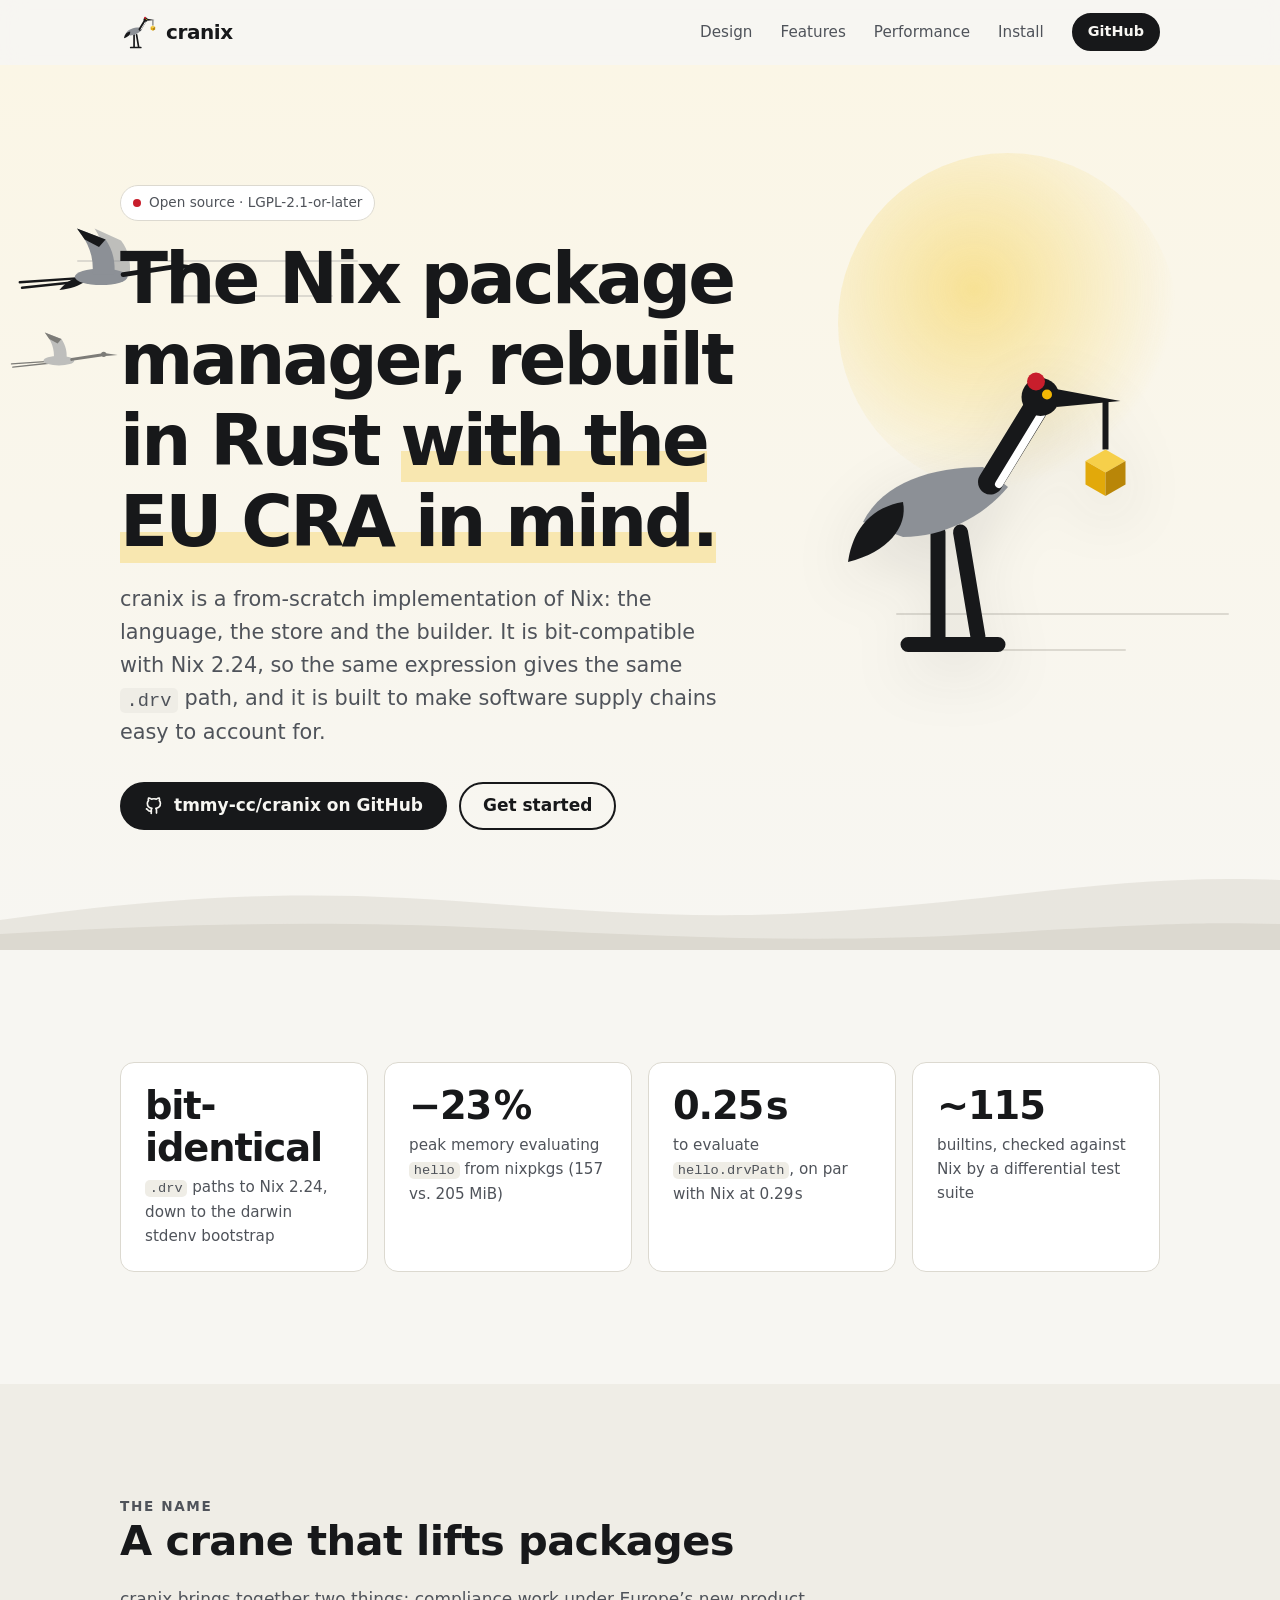
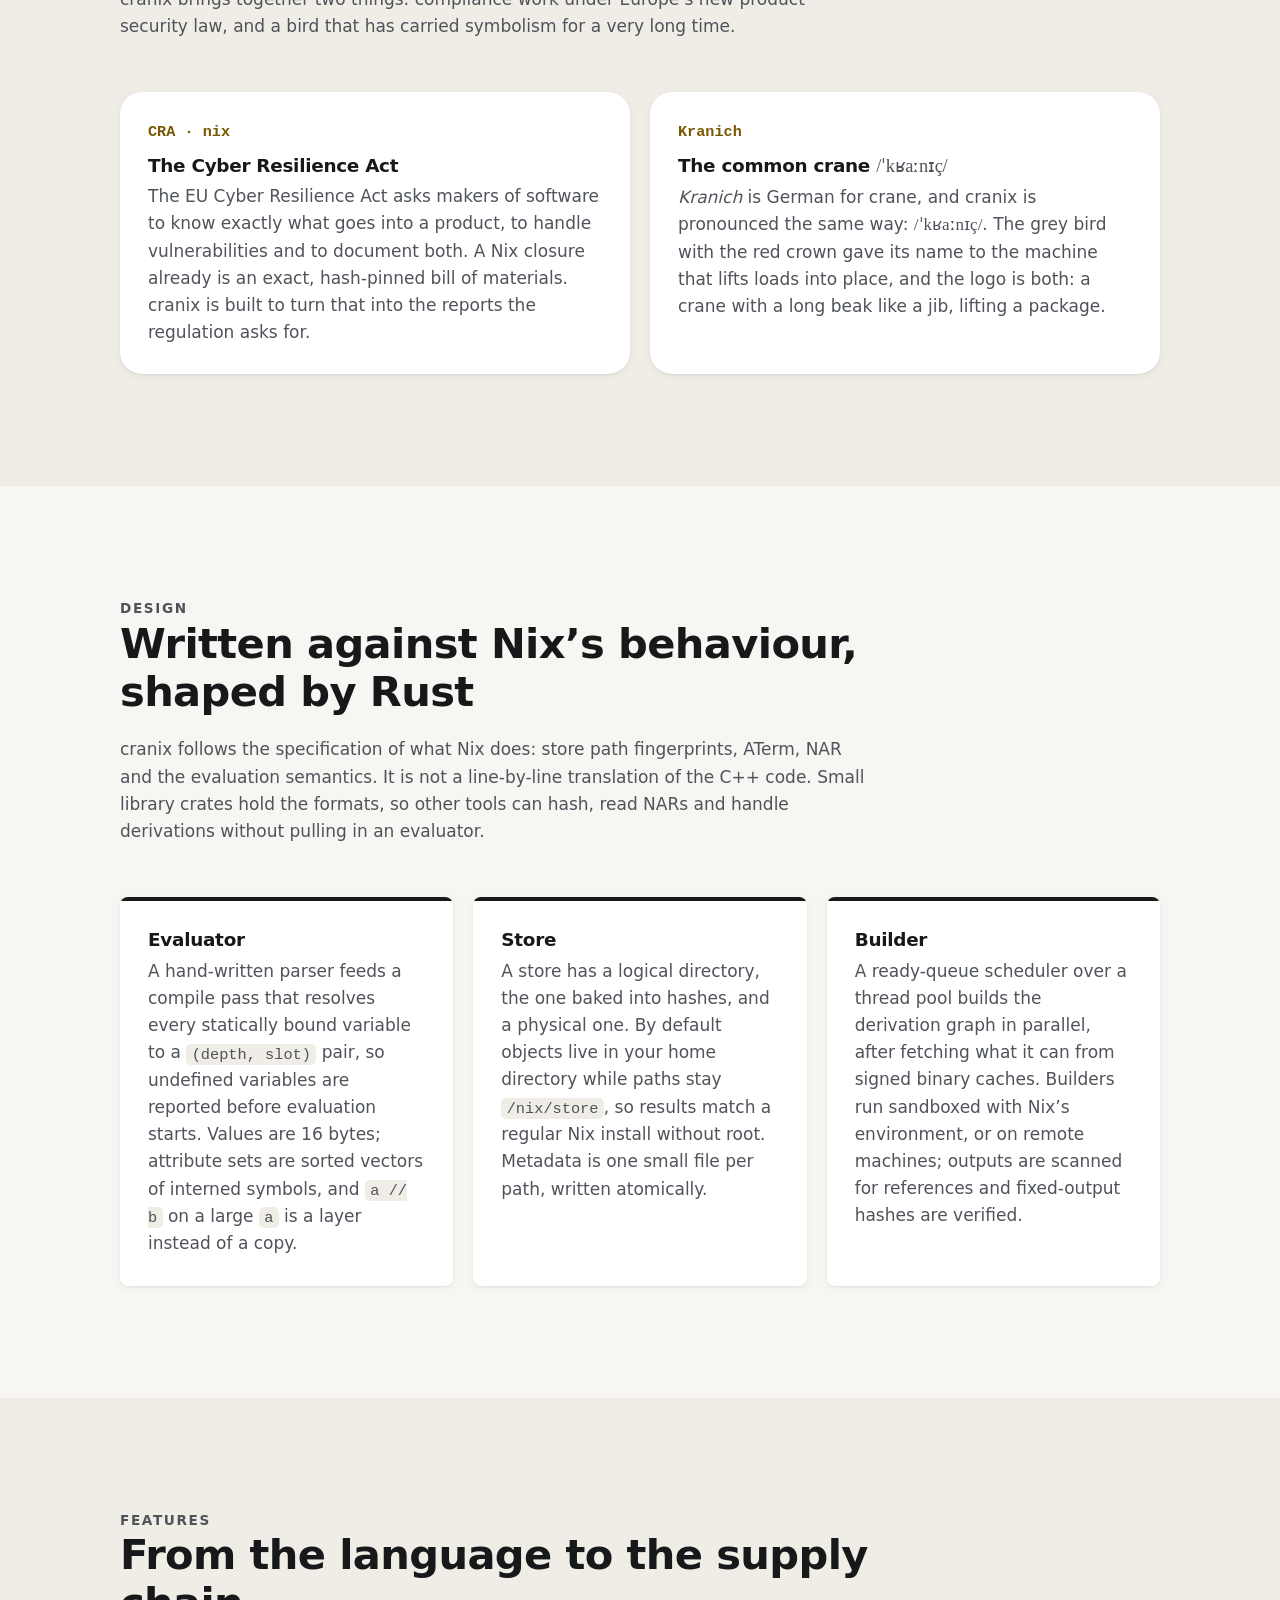
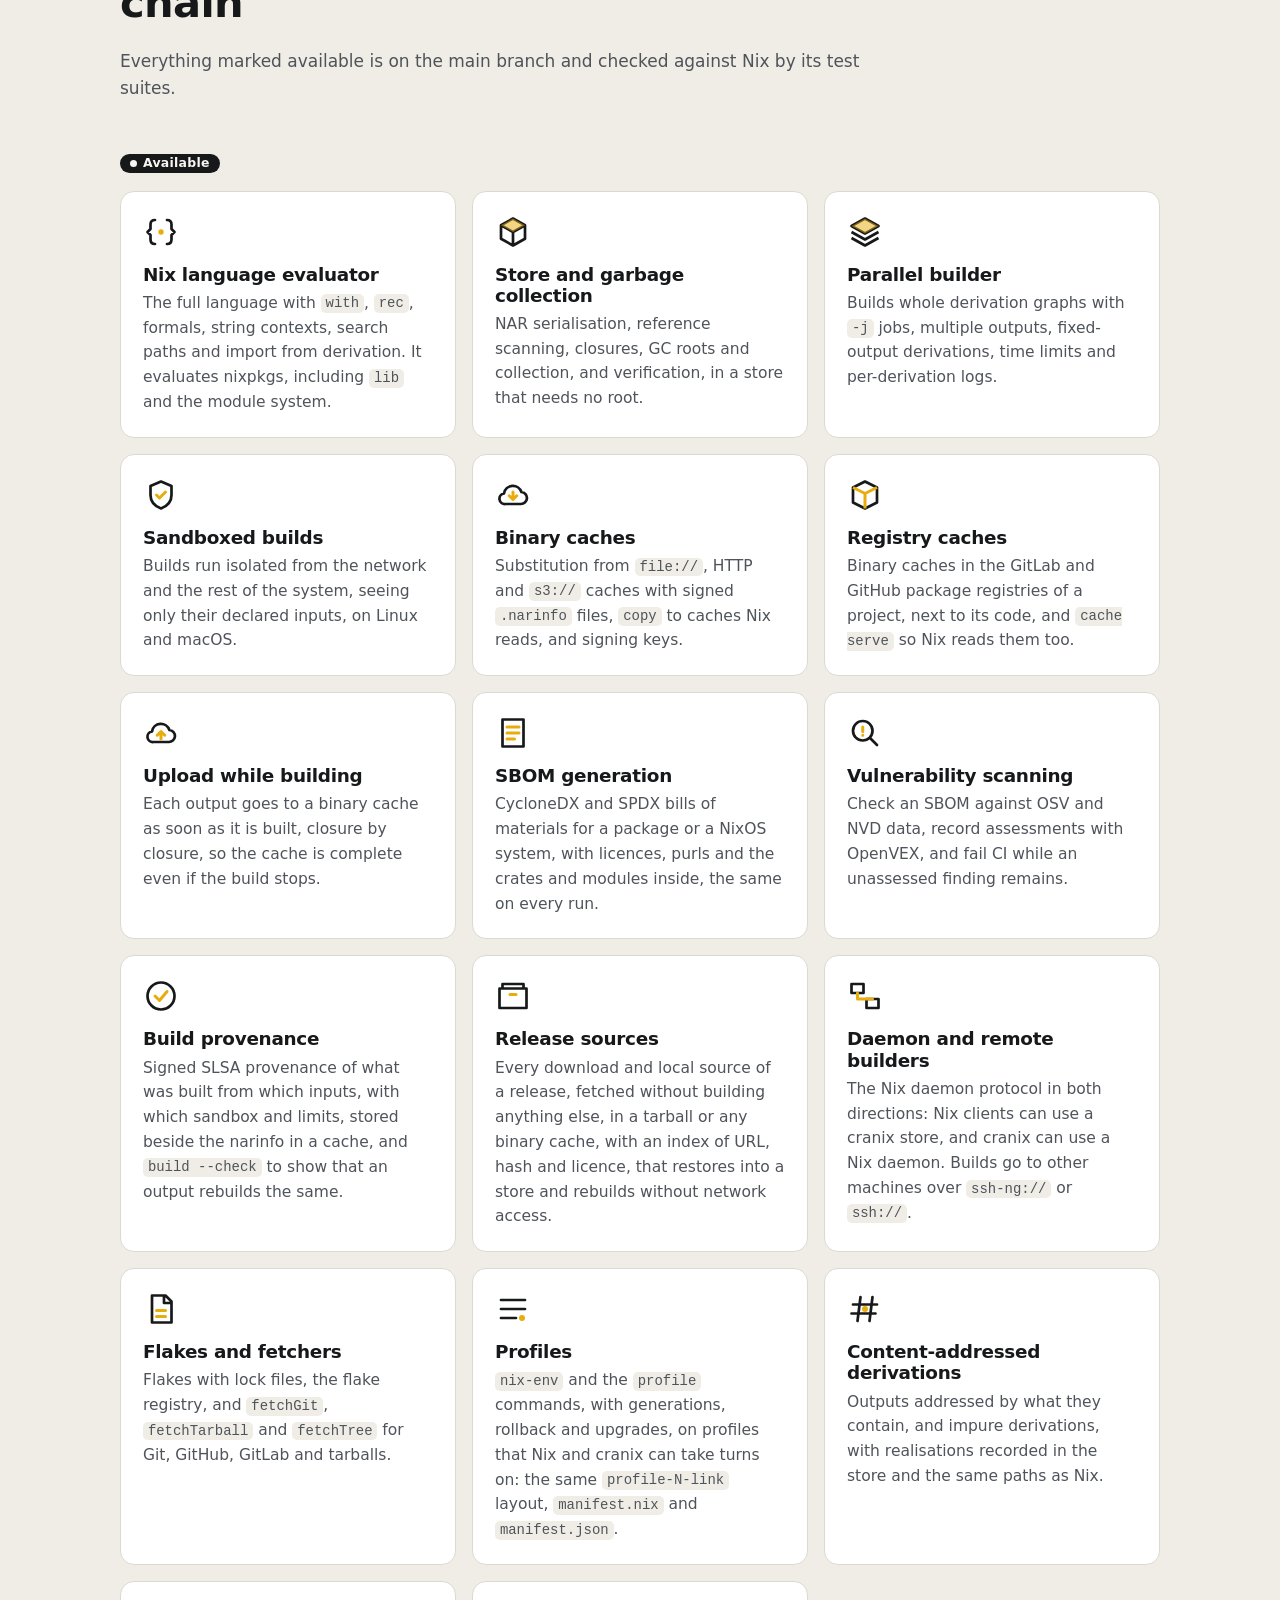
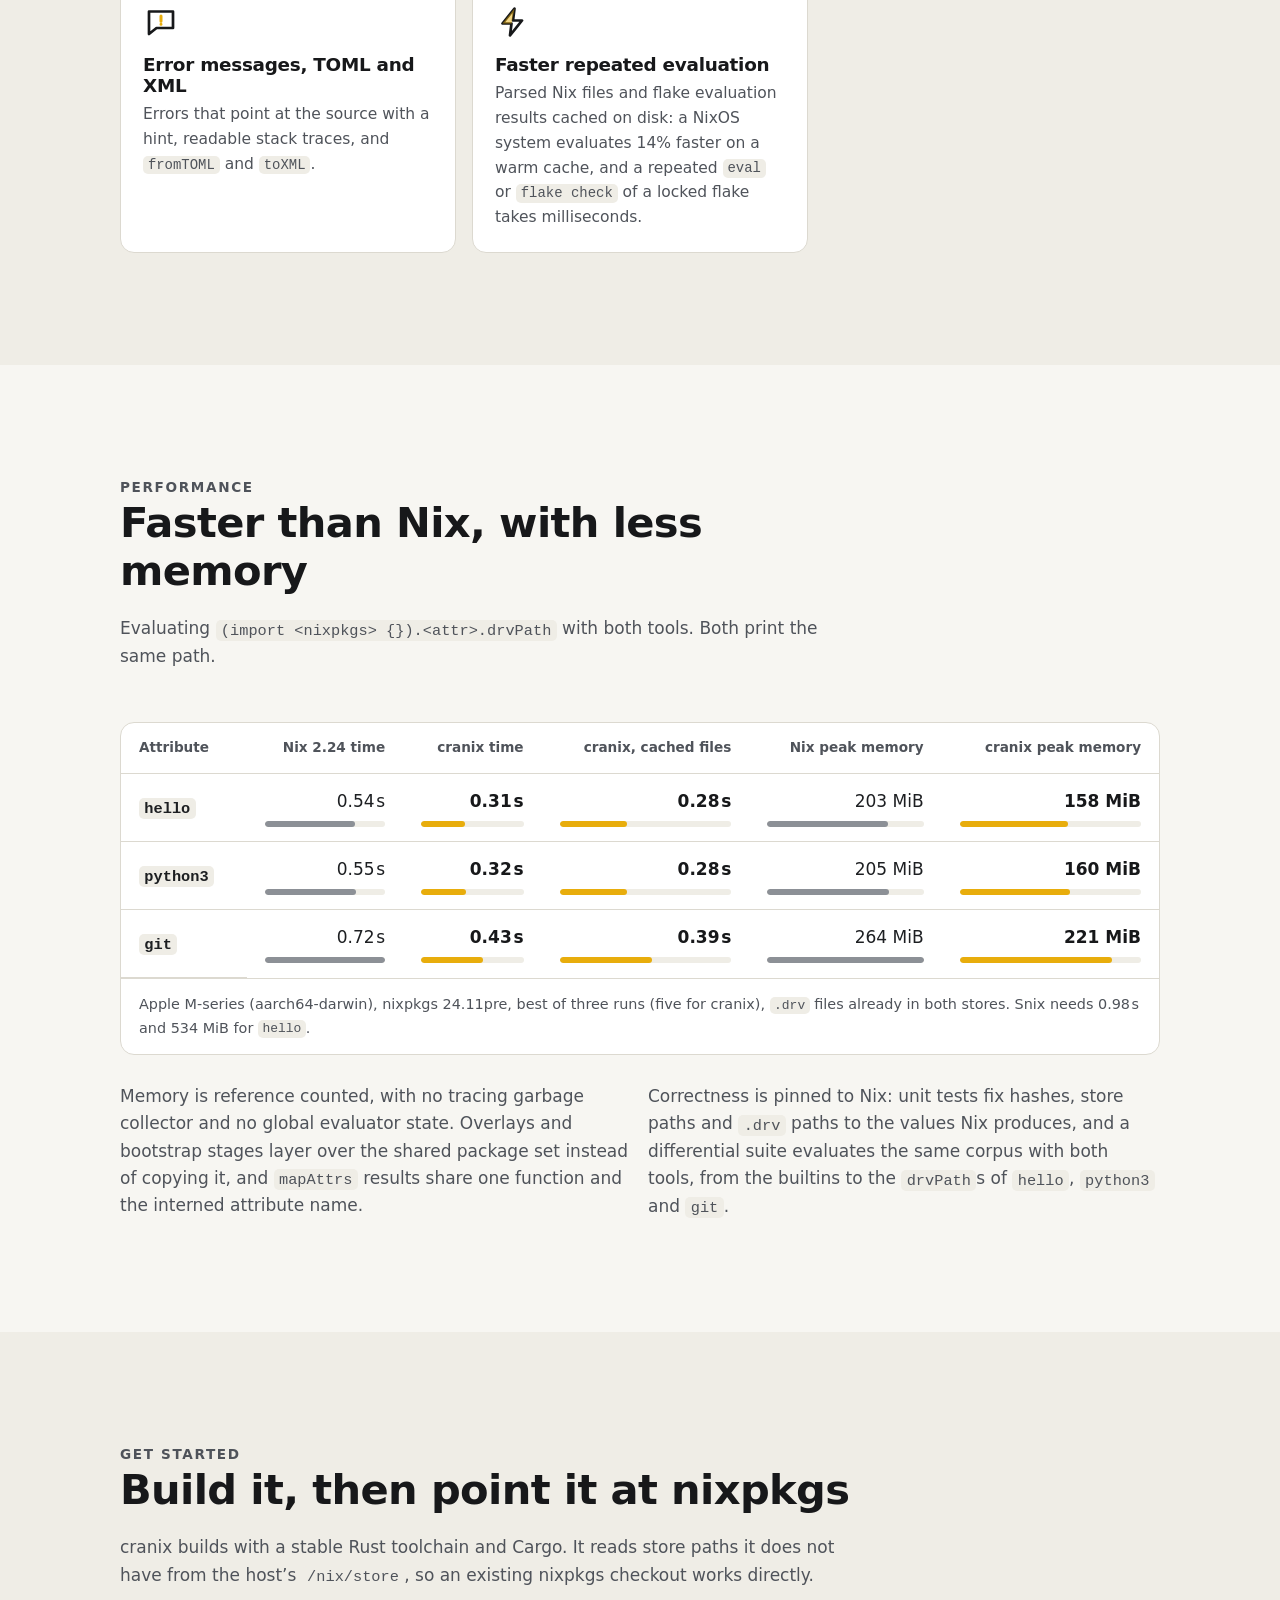
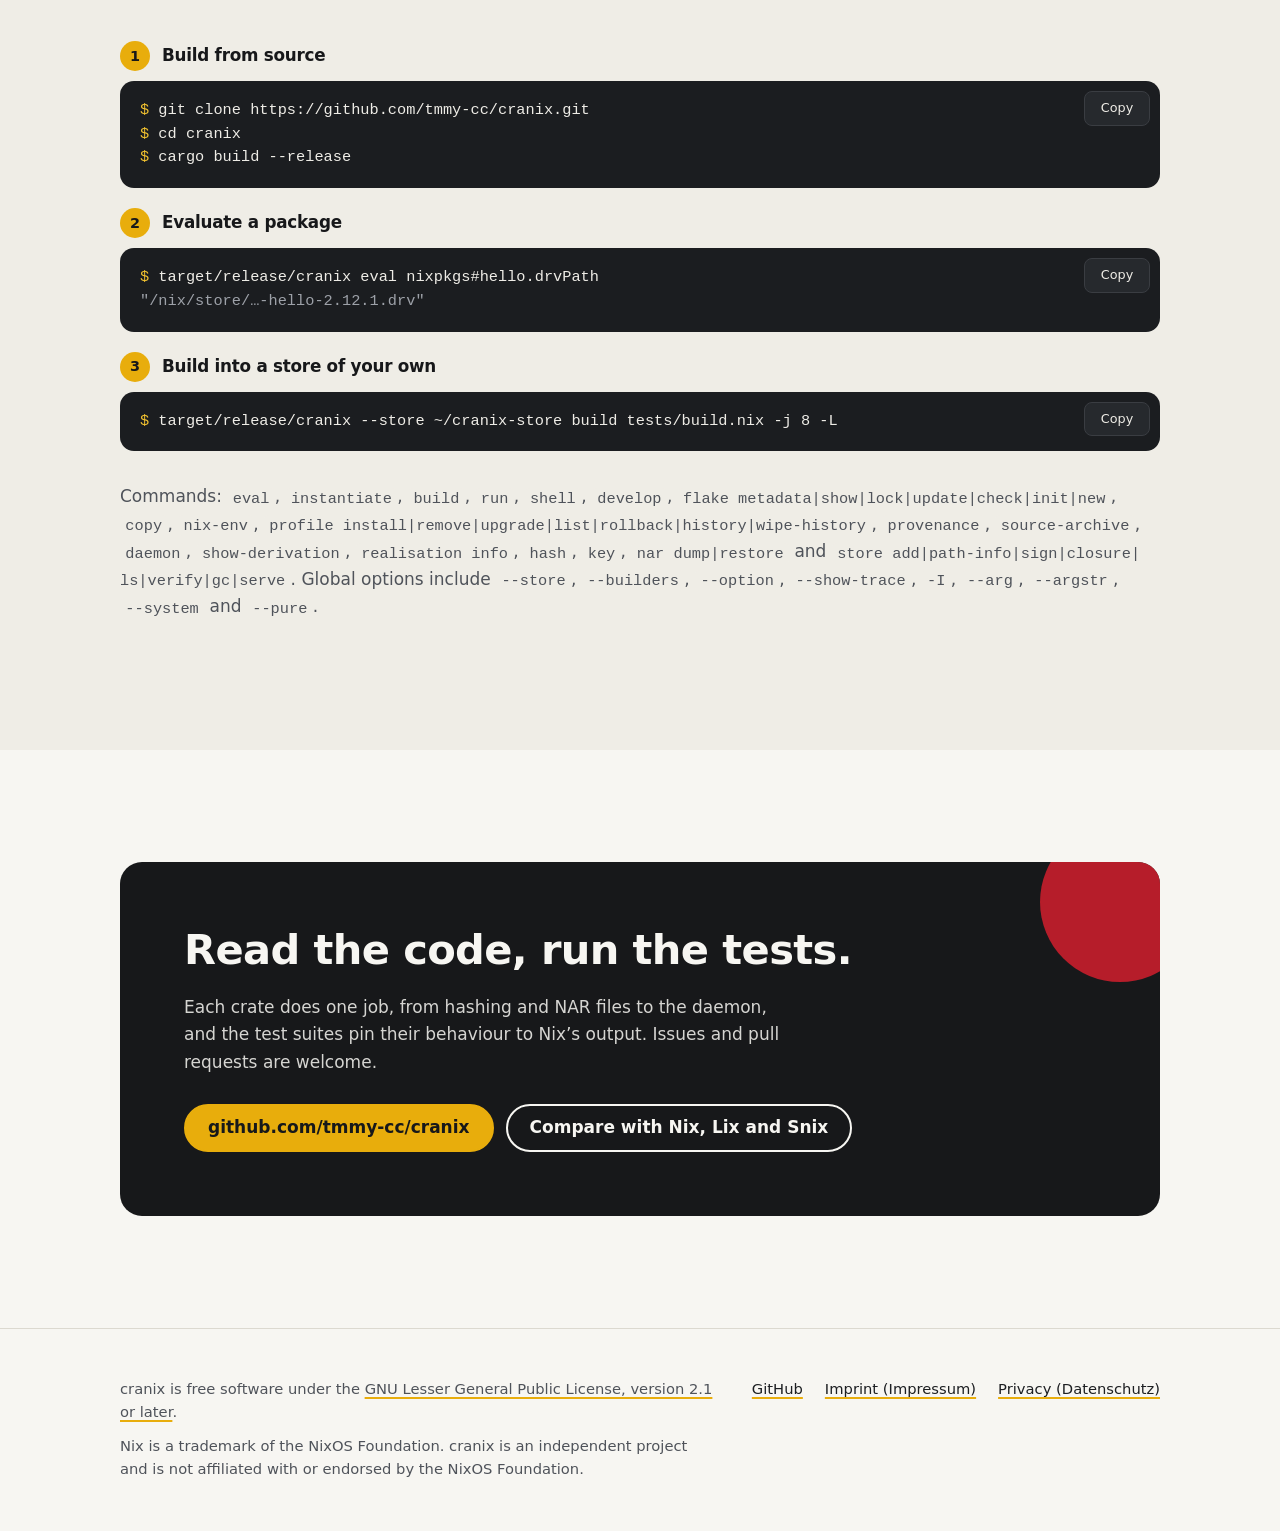
<file: site/index.html>
<!doctype html>
<html lang="en">
<head>
    <meta charset="utf-8">
    <meta name="viewport" content="width=device-width, initial-scale=1">
    <title>cranix: the Nix package manager, rebuilt in Rust with the EU CRA in mind</title>
    <meta name="description" content="cranix is a from-scratch Rust implementation of the Nix package manager, bit-compatible with Nix 2.24, using less memory and built with the EU Cyber Resilience Act in mind.">
    <meta name="theme-color" content="#f7f6f2" media="(prefers-color-scheme: light)">
    <meta name="theme-color" content="#121315" media="(prefers-color-scheme: dark)">
    <meta property="og:type" content="website">
    <meta property="og:title" content="cranix: the Nix package manager, rebuilt in Rust with the EU CRA in mind">
    <meta property="og:description" content="A from-scratch Rust implementation of Nix, bit-compatible with Nix 2.24 and built for the EU Cyber Resilience Act.">
    <meta property="og:url" content="https://cranix.cc/">
    <meta property="og:image" content="https://cranix.cc/assets/og-image.png">
    <meta property="og:image:width" content="1200">
    <meta property="og:image:height" content="630">
    <meta property="og:image:alt" content="The cranix logo, a crane lifting a package, next to the words cranix: the Nix package manager, rebuilt in Rust with the EU CRA in mind">
    <meta name="twitter:card" content="summary_large_image">
    <link rel="canonical" href="https://cranix.cc/">
    <link rel="icon" href="favicon.svg" type="image/svg+xml">
    <link rel="stylesheet" href="assets/style.css">
    <script>document.documentElement.classList.add('js');</script>
    <script src="assets/main.js" defer></script>
</head>
<body>
    <a class="skip-link" href="#main">Skip to content</a>

    <header class="site-header">
        <div class="container site-header-inner">
            <a class="brand" href="./" aria-label="cranix home">
                <svg class="logo" viewBox="0 0 64 64" aria-hidden="true" focusable="false">
                    <path class="ink-line" d="M25 37V58M29.5 37l3.5 21M19 59.5h18" fill="none" stroke-width="3" stroke-linecap="round"/>
                    <path class="plumage" d="M10 35c4-8 14-11 24-11l5 4c-5 6-13 10-21 10z"/>
                    <path class="ink" d="M7 43c1-7 5-11 11-12 1 5-3 10-11 12z"/>
                    <path class="ink-line" d="M35.5 27 45 11.5" fill="none" stroke-width="5" stroke-linecap="round"/>
                    <path class="stripe" d="M37.2 27.4 46.2 12.6" fill="none" stroke-width="1.6" stroke-linecap="round"/>
                    <circle class="ink" cx="45.5" cy="10" r="3.8"/>
                    <circle class="crown" cx="44.6" cy="6.9" r="1.8"/>
                    <circle class="eye" cx="46.8" cy="9.5" r="1"/>
                    <path class="ink" d="M48.6 8.4 61.5 10.8 48.7 12z"/>
                    <path class="ink-line" d="M58.5 11v9.5" fill="none" stroke-width="1.2"/>
                    <path d="M58.5 20.5 62.5 22.8 58.5 25.1 54.5 22.8z" fill="#f6cf4a"/>
                    <path d="M54.5 22.8 58.5 25.1V29.8L54.5 27.5z" fill="#e2a90a"/>
                    <path d="M62.5 22.8 58.5 25.1V29.8L62.5 27.5z" fill="#b98608"/>
                </svg>
                cranix
            </a>
            <nav class="site-nav" aria-label="Main">
                <a class="nav-optional" href="#design">Design</a>
                <a href="#features">Features</a>
                <a class="nav-optional" href="#performance">Performance</a>
                <a href="#install">Install</a>
                <a class="button button-primary button-small" href="https://github.com/tmmy-cc/cranix">GitHub</a>
            </nav>
        </div>
    </header>

    <main id="main">
        <section class="hero" aria-labelledby="hero-title">
            <div class="hero-sky" aria-hidden="true">
                <div class="hero-sun parallax" style="--depth: 0.35"></div>
                <div class="parallax" style="--depth: 0.18; position: absolute; inset: 0;">
                    <span class="hero-cloud hero-cloud-1"></span>
                    <span class="hero-cloud hero-cloud-2"></span>
                    <span class="hero-cloud hero-cloud-3"></span>
                    <span class="hero-cloud hero-cloud-4"></span>
                </div>
                <div class="flight parallax-free">
                    <div class="flight-bob">
                        <svg class="logo" viewBox="0 0 200 70" focusable="false">
                            <path class="wing wing-far plumage" d="M96 45C98 30 94 17 86 4l24 11c7 9 9 20 8 30z" opacity="0.55"/>
                            <path class="ink-line" d="M76 49 18 53M76 52 20 58" fill="none" stroke-width="2.2" stroke-linecap="round"/>
                            <path class="ink" d="M72 48c-8 2-14 7-18 12 10-1 18-4 24-8z"/>
                            <ellipse class="plumage" cx="92" cy="48" rx="24" ry="7.5"/>
                            <path class="ink-line" d="M112 46 158 39" fill="none" stroke-width="4.5" stroke-linecap="round"/>
                            <circle class="ink" cx="162" cy="38" r="4.2"/>
                            <circle class="crown" cx="161" cy="34.6" r="1.9"/>
                            <path class="ink" d="M165 36.4 184 39 165 40.8z"/>
                            <g class="wing">
                                <path class="plumage" d="M84 46C86 30 80 16 70 4l26 10c7 10 9 21 8 32z"/>
                                <path class="ink" d="M70 4 96 14 90 21 77 14z"/>
                            </g>
                        </svg>
                    </div>
                </div>
                <div class="flight flight-flock-2">
                    <div class="flight-bob">
                        <svg class="logo" viewBox="0 0 200 70" focusable="false">
                            <path class="ink-line" d="M76 49 18 53M76 52 20 58" fill="none" stroke-width="2.2" stroke-linecap="round"/>
                            <ellipse class="plumage" cx="92" cy="48" rx="24" ry="7.5"/>
                            <path class="ink-line" d="M112 46 158 39" fill="none" stroke-width="4.5" stroke-linecap="round"/>
                            <circle class="ink" cx="162" cy="38" r="4.2"/>
                            <path class="ink" d="M165 36.4 184 39 165 40.8z"/>
                            <g class="wing">
                                <path class="plumage" d="M84 46C86 30 80 16 70 4l26 10c7 10 9 21 8 32z"/>
                                <path class="ink" d="M70 4 96 14 90 21 77 14z"/>
                            </g>
                        </svg>
                    </div>
                </div>
                <svg class="hero-reeds parallax" style="--depth: -0.08" viewBox="0 0 1200 110" preserveAspectRatio="none" focusable="false">
                    <path d="M0 110V78c120-18 240-30 380-22s250 26 420 12 260-36 400-30v72z" fill="currentColor" opacity="0.55"/>
                    <path d="M0 110V92c160-10 300-14 460-6s300 16 460 6 200-12 280-10v28z" fill="currentColor"/>
                </svg>
            </div>

            <div class="container hero-content">
                <div class="hero-intro">
                    <p class="eyebrow"><span class="eyebrow-dot" aria-hidden="true"></span>Open source · LGPL-2.1-or-later</p>
                    <h1 id="hero-title">The Nix package manager, rebuilt in Rust <span class="highlight">with the <abbr title="EU Cyber Resilience Act">EU&nbsp;CRA</abbr> in mind.</span></h1>
                    <p class="hero-lead">cranix is a from-scratch implementation of Nix: the language, the store and the builder. It is bit-compatible with Nix 2.24, so the same expression gives the same <code>.drv</code> path, and it is built to make software supply chains easy to account for.</p>
                    <div class="hero-actions">
                        <a class="button button-primary" href="https://github.com/tmmy-cc/cranix">
                            <svg viewBox="0 0 24 24" aria-hidden="true" focusable="false"><path d="M9 18c-4 1.3-4-2-6-2.5m12 5v-3.4a3 3 0 0 0-.8-2.3c2.7-.3 5.5-1.3 5.5-6a4.6 4.6 0 0 0-1.3-3.2 4.3 4.3 0 0 0-.1-3.2s-1-.3-3.4 1.3a11.6 11.6 0 0 0-6 0C6.5 2.1 5.5 2.4 5.5 2.4a4.3 4.3 0 0 0-.1 3.2A4.6 4.6 0 0 0 4 8.8c0 4.7 2.8 5.7 5.5 6a3 3 0 0 0-.8 2.3V21" fill="none" stroke="currentColor" stroke-width="2" stroke-linecap="round" stroke-linejoin="round"/></svg>
                            tmmy-cc/cranix on GitHub
                        </a>
                        <a class="button button-secondary" href="#install">Get started</a>
                    </div>
                </div>
                <div class="hero-mark" aria-hidden="true">
                    <svg class="logo" viewBox="0 0 64 64" focusable="false">
                        <path class="ink-line" d="M25 37V58M29.5 37l3.5 21M19 59.5h18" fill="none" stroke-width="3" stroke-linecap="round"/>
                        <path class="plumage" d="M10 35c4-8 14-11 24-11l5 4c-5 6-13 10-21 10z"/>
                        <path class="ink" d="M7 43c1-7 5-11 11-12 1 5-3 10-11 12z"/>
                        <path class="ink-line" d="M35.5 27 45 11.5" fill="none" stroke-width="5" stroke-linecap="round"/>
                        <path class="stripe" d="M37.2 27.4 46.2 12.6" fill="none" stroke-width="1.6" stroke-linecap="round"/>
                        <circle class="ink" cx="45.5" cy="10" r="3.8"/>
                        <circle class="crown" cx="44.6" cy="6.9" r="1.8"/>
                        <circle class="eye" cx="46.8" cy="9.5" r="1"/>
                        <g class="load">
                            <path class="ink-line" d="M58.5 11v9.5" fill="none" stroke-width="1.2"/>
                            <path d="M58.5 20.5 62.5 22.8 58.5 25.1 54.5 22.8z" fill="#f6cf4a"/>
                            <path d="M54.5 22.8 58.5 25.1V29.8L54.5 27.5z" fill="#e2a90a"/>
                            <path d="M62.5 22.8 58.5 25.1V29.8L62.5 27.5z" fill="#b98608"/>
                        </g>
                        <path class="ink" d="M48.6 8.4 61.5 10.8 48.7 12z"/>
                    </svg>
                </div>
            </div>
        </section>

        <section class="section" aria-label="Key numbers">
            <div class="container">
                <ul class="stats" data-stagger>
                    <li class="stat reveal">
                        <span class="stat-value">bit-identical</span>
                        <span class="stat-label"><code>.drv</code> paths to Nix 2.24, down to the darwin stdenv bootstrap</span>
                    </li>
                    <li class="stat reveal">
                        <span class="stat-value">−23&#8202;%</span>
                        <span class="stat-label">peak memory evaluating <code>hello</code> from nixpkgs (157 vs. 205 MiB)</span>
                    </li>
                    <li class="stat reveal">
                        <span class="stat-value">0.25&#8202;s</span>
                        <span class="stat-label">to evaluate <code>hello.drvPath</code>, on par with Nix at 0.29&#8202;s</span>
                    </li>
                    <li class="stat reveal">
                        <span class="stat-value">~115</span>
                        <span class="stat-label">builtins, checked against Nix by a differential test suite</span>
                    </li>
                </ul>
            </div>
        </section>

        <section id="name" class="section section-alt" aria-labelledby="name-title">
            <div class="container">
                <div class="section-header reveal">
                    <p class="section-kicker">The name</p>
                    <h2 id="name-title">A crane that lifts packages</h2>
                    <p>cranix brings together two things: compliance work under Europe’s new product security law, and a bird that has carried symbolism for a very long time.</p>
                </div>
                <div class="name-grid" data-stagger>
                    <article class="name-card reveal">
                        <span class="name-card-letters">CRA · nix</span>
                        <h3>The Cyber Resilience Act</h3>
                        <p>The EU Cyber Resilience Act asks makers of software to know exactly what goes into a product, to handle vulnerabilities and to document both. A Nix closure already is an exact, hash-pinned bill of materials. cranix is built to turn that into the reports the regulation asks for.</p>
                    </article>
                    <article class="name-card reveal">
                        <span class="name-card-letters">Kranich</span>
                        <h3>The common crane <span class="ipa" lang="de-fonipa">/ˈkʁaːnɪç/</span></h3>
                        <p><i lang="de">Kranich</i> is German for crane, and cranix is pronounced the same way: <span class="ipa" lang="de-fonipa">/ˈkʁaːnɪç/</span>. The grey bird with the red crown gave its name to the machine that lifts loads into place, and the logo is both: a crane with a long beak like a jib, lifting a package.</p>
                    </article>
                </div>
            </div>
        </section>

        <section id="design" class="section" aria-labelledby="design-title">
            <div class="container">
                <div class="section-header reveal">
                    <p class="section-kicker">Design</p>
                    <h2 id="design-title">Written against Nix’s behaviour, shaped by Rust</h2>
                    <p>cranix follows the specification of what Nix does: store path fingerprints, ATerm, NAR and the evaluation semantics. It is not a line-by-line translation of the C++ code. Small library crates hold the formats, so other tools can hash, read NARs and handle derivations without pulling in an evaluator.</p>
                </div>
                <div class="design-grid" data-stagger>
                    <article class="design-card reveal">
                        <h3>Evaluator</h3>
                        <p>A hand-written parser feeds a compile pass that resolves every statically bound variable to a <code>(depth, slot)</code> pair, so undefined variables are reported before evaluation starts. Values are 16 bytes; attribute sets are sorted vectors of interned symbols, and <code>a // b</code> on a large <code>a</code> is a layer instead of a copy.</p>
                    </article>
                    <article class="design-card reveal">
                        <h3>Store</h3>
                        <p>A store has a logical directory, the one baked into hashes, and a physical one. By default objects live in your home directory while paths stay <code>/nix/store</code>, so results match a regular Nix install without root. Metadata is one small file per path, written atomically.</p>
                    </article>
                    <article class="design-card reveal">
                        <h3>Builder</h3>
                        <p>A ready-queue scheduler over a thread pool builds the derivation graph in parallel, after fetching what it can from signed binary caches. Builders run sandboxed with Nix’s environment, or on remote machines; outputs are scanned for references and fixed-output hashes are verified.</p>
                    </article>
                </div>
            </div>
        </section>

        <section id="features" class="section section-alt" aria-labelledby="features-title">
            <div class="container">
                <div class="section-header reveal">
                    <p class="section-kicker">Features</p>
                    <h2 id="features-title">From the language to the supply chain</h2>
                    <p>Everything marked available is on the main branch and checked against Nix by its test suites.</p>
                </div>

                <div class="feature-groups">
                    <div>
                        <h3 class="feature-group-title reveal"><span class="status status-available">Available</span></h3>
                        <ul class="features" data-stagger>
                            <li class="feature reveal">
                                <svg class="feature-icon" viewBox="0 0 24 24" aria-hidden="true" focusable="false"><path d="M8 4C6 4 5 5 5 7v3l-2 2 2 2v3c0 2 1 3 3 3m8-16c2 0 3 1 3 3v3l2 2-2 2v3c0 2-1 3-3 3" fill="none" stroke="currentColor" stroke-width="1.8" stroke-linecap="round" stroke-linejoin="round"/><circle class="accent" cx="12" cy="12" r="1.8" fill="currentColor"/></svg>
                                <h3>Nix language evaluator</h3>
                                <p>The full language with <code>with</code>, <code>rec</code>, formals, string contexts, search paths and import from derivation. It evaluates nixpkgs, including <code>lib</code> and the module system.</p>
                            </li>
                            <li class="feature reveal">
                                <svg class="feature-icon" viewBox="0 0 24 24" aria-hidden="true" focusable="false"><path d="M12 3 20 7.5v9L12 21 4 16.5v-9zM4 7.5 12 12l8-4.5M12 12v9" fill="none" stroke="currentColor" stroke-width="1.8" stroke-linejoin="round"/><path class="accent" d="M12 3 20 7.5 12 12 4 7.5z" fill="currentColor" opacity="0.5"/></svg>
                                <h3>Store and garbage collection</h3>
                                <p>NAR serialisation, reference scanning, closures, GC roots and collection, and verification, in a store that needs no root.</p>
                            </li>
                            <li class="feature reveal">
                                <svg class="feature-icon" viewBox="0 0 24 24" aria-hidden="true" focusable="false"><path d="M12 3 21 8l-9 5-9-5zM3 12l9 5 9-5M3 16l9 5 9-5" fill="none" stroke="currentColor" stroke-width="1.8" stroke-linejoin="round"/><path class="accent" d="M12 3 21 8l-9 5-9-5z" fill="currentColor" opacity="0.5"/></svg>
                                <h3>Parallel builder</h3>
                                <p>Builds whole derivation graphs with <code>-j</code> jobs, multiple outputs, fixed-output derivations, time limits and per-derivation logs.</p>
                            </li>
                            <li class="feature reveal">
                                <svg class="feature-icon" viewBox="0 0 24 24" aria-hidden="true" focusable="false"><path d="M12 3 19 6v6c0 4.5-3 7.5-7 9-4-1.5-7-4.5-7-9V6z" fill="none" stroke="currentColor" stroke-width="1.8" stroke-linejoin="round"/><path class="accent" d="m9 12 2 2 4-4" fill="none" stroke="currentColor" stroke-width="2" stroke-linecap="round" stroke-linejoin="round"/></svg>
                                <h3>Sandboxed builds</h3>
                                <p>Builds run isolated from the network and the rest of the system, seeing only their declared inputs, on Linux and macOS.</p>
                            </li>
                            <li class="feature reveal">
                                <svg class="feature-icon" viewBox="0 0 24 24" aria-hidden="true" focusable="false"><path d="M7 18h10a4 4 0 0 0 .6-8A6 6 0 0 0 6 11a3.5 3.5 0 0 0 1 7z" fill="none" stroke="currentColor" stroke-width="1.8" stroke-linejoin="round"/><path class="accent" d="M12 10v5m-2.5-2.5L12 15l2.5-2.5" fill="none" stroke="currentColor" stroke-width="2" stroke-linecap="round" stroke-linejoin="round"/></svg>
                                <h3>Binary caches</h3>
                                <p>Substitution from <code>file://</code>, HTTP and <code>s3://</code> caches with signed <code>.narinfo</code> files, <code>copy</code> to caches Nix reads, and signing keys.</p>
                            </li>
                            <li class="feature reveal">
                                <svg class="feature-icon" viewBox="0 0 24 24" aria-hidden="true" focusable="false"><path d="M4 7l8-4 8 4v10l-8 4-8-4z" fill="none" stroke="currentColor" stroke-width="1.8" stroke-linejoin="round"/><path class="accent" d="M4 7l8 4 8-4M12 11v10" fill="none" stroke="currentColor" stroke-width="2" stroke-linejoin="round"/></svg>
                                <h3>Registry caches</h3>
                                <p>Binary caches in the GitLab and GitHub package registries of a project, next to its code, and <code>cache serve</code> so Nix reads them too.</p>
                            </li>
                            <li class="feature reveal">
                                <svg class="feature-icon" viewBox="0 0 24 24" aria-hidden="true" focusable="false"><path d="M7 18h10a4 4 0 0 0 .6-8A6 6 0 0 0 6 11a3.5 3.5 0 0 0 1 7z" fill="none" stroke="currentColor" stroke-width="1.8" stroke-linejoin="round"/><path class="accent" d="M12 16v-5m-2.5 2.5L12 11l2.5 2.5" fill="none" stroke="currentColor" stroke-width="2" stroke-linecap="round" stroke-linejoin="round"/></svg>
                                <h3>Upload while building</h3>
                                <p>Each output goes to a binary cache as soon as it is built, closure by closure, so the cache is complete even if the build stops.</p>
                            </li>
                            <li class="feature reveal">
                                <svg class="feature-icon" viewBox="0 0 24 24" aria-hidden="true" focusable="false"><path d="M5 3h14v18H5z" fill="none" stroke="currentColor" stroke-width="1.8" stroke-linejoin="round"/><path class="accent" d="M8 8h8M8 12h8M8 16h5" fill="none" stroke="currentColor" stroke-width="2" stroke-linecap="round"/></svg>
                                <h3>SBOM generation</h3>
                                <p>CycloneDX and SPDX bills of materials for a package or a NixOS system, with licences, purls and the crates and modules inside, the same on every run.</p>
                            </li>
                            <li class="feature reveal">
                                <svg class="feature-icon" viewBox="0 0 24 24" aria-hidden="true" focusable="false"><path d="M10.5 4a6.5 6.5 0 1 1 0 13 6.5 6.5 0 0 1 0-13zM15.5 15.5 20 20" fill="none" stroke="currentColor" stroke-width="1.8" stroke-linecap="round"/><path class="accent" d="M10.5 8v3M10.5 13.5v.01" fill="none" stroke="currentColor" stroke-width="2" stroke-linecap="round"/></svg>
                                <h3>Vulnerability scanning</h3>
                                <p>Check an SBOM against OSV and NVD data, record assessments with OpenVEX, and fail CI while an unassessed finding remains.</p>
                            </li>
                            <li class="feature reveal">
                                <svg class="feature-icon" viewBox="0 0 24 24" aria-hidden="true" focusable="false"><path d="M12 3a9 9 0 1 1 0 18 9 9 0 0 1 0-18z" fill="none" stroke="currentColor" stroke-width="1.8"/><path class="accent" d="m8 12 3 3 5-6" fill="none" stroke="currentColor" stroke-width="2" stroke-linecap="round" stroke-linejoin="round"/></svg>
                                <h3>Build provenance</h3>
                                <p>Signed SLSA provenance of what was built from which inputs, with which sandbox and limits, stored beside the narinfo in a cache, and <code>build --check</code> to show that an output rebuilds the same.</p>
                            </li>
                            <li class="feature reveal">
                                <svg class="feature-icon" viewBox="0 0 24 24" aria-hidden="true" focusable="false"><path d="M3 7h18v13H3zM5 4h14v3H5z" fill="none" stroke="currentColor" stroke-width="1.8" stroke-linejoin="round"/><path class="accent" d="M10 11h4" fill="none" stroke="currentColor" stroke-width="2" stroke-linecap="round"/></svg>
                                <h3>Release sources</h3>
                                <p>Every download and local source of a release, fetched without building anything else, in a tarball or any binary cache, with an index of URL, hash and licence, that restores into a store and rebuilds without network access.</p>
                            </li>
                            <li class="feature reveal">
                                <svg class="feature-icon" viewBox="0 0 24 24" aria-hidden="true" focusable="false"><path d="M3 4h8v6H3zM13 14h8v6h-8z" fill="none" stroke="currentColor" stroke-width="1.8" stroke-linejoin="round"/><path class="accent" d="M7 10v4h10" fill="none" stroke="currentColor" stroke-width="2" stroke-linecap="round" stroke-linejoin="round"/></svg>
                                <h3>Daemon and remote builders</h3>
                                <p>The Nix daemon protocol in both directions: Nix clients can use a cranix store, and cranix can use a Nix daemon. Builds go to other machines over <code>ssh-ng://</code> or <code>ssh://</code>.</p>
                            </li>
                            <li class="feature reveal">
                                <svg class="feature-icon" viewBox="0 0 24 24" aria-hidden="true" focusable="false"><path d="M6 3h9l4 4v14H6zM14 3v5h5" fill="none" stroke="currentColor" stroke-width="1.8" stroke-linejoin="round"/><path class="accent" d="M9 13h6M9 17h6" fill="none" stroke="currentColor" stroke-width="2" stroke-linecap="round"/></svg>
                                <h3>Flakes and fetchers</h3>
                                <p>Flakes with lock files, the flake registry, and <code>fetchGit</code>, <code>fetchTarball</code> and <code>fetchTree</code> for Git, GitHub, GitLab and tarballs.</p>
                            </li>
                            <li class="feature reveal">
                                <svg class="feature-icon" viewBox="0 0 24 24" aria-hidden="true" focusable="false"><path d="M4 6h16M4 12h16M4 18h10" fill="none" stroke="currentColor" stroke-width="1.8" stroke-linecap="round"/><circle class="accent" cx="18" cy="18" r="2" fill="currentColor"/></svg>
                                <h3>Profiles</h3>
                                <p><code>nix-env</code> and the <code>profile</code> commands, with generations, rollback and upgrades, on profiles that Nix and cranix can take turns on: the same <code>profile-N-link</code> layout, <code>manifest.nix</code> and <code>manifest.json</code>.</p>
                            </li>
                            <li class="feature reveal">
                                <svg class="feature-icon" viewBox="0 0 24 24" aria-hidden="true" focusable="false"><path d="M9 4 7 20M17 4l-2 16M4 9h16M3 15h16" fill="none" stroke="currentColor" stroke-width="1.8" stroke-linecap="round"/><circle class="accent" cx="12" cy="12" r="2" fill="currentColor"/></svg>
                                <h3>Content-addressed derivations</h3>
                                <p>Outputs addressed by what they contain, and impure derivations, with realisations recorded in the store and the same paths as Nix.</p>
                            </li>
                            <li class="feature reveal">
                                <svg class="feature-icon" viewBox="0 0 24 24" aria-hidden="true" focusable="false"><path d="M4 5h16v11H9l-5 4z" fill="none" stroke="currentColor" stroke-width="1.8" stroke-linejoin="round"/><path class="accent" d="M12 8v3.5M12 13.5v.01" fill="none" stroke="currentColor" stroke-width="2" stroke-linecap="round"/></svg>
                                <h3>Error messages, TOML and XML</h3>
                                <p>Errors that point at the source with a hint, readable stack traces, and <code>fromTOML</code> and <code>toXML</code>.</p>
                            </li>
                            <li class="feature reveal">
                                <svg class="feature-icon" viewBox="0 0 24 24" aria-hidden="true" focusable="false"><path d="M13 3 5 13h6l-1 8 8-10h-6z" fill="none" stroke="currentColor" stroke-width="1.8" stroke-linejoin="round"/><path class="accent" d="M13 3 5 13h6z" fill="currentColor" opacity="0.5"/></svg>
                                <h3>Faster repeated evaluation</h3>
                                <p>Parsed Nix files and flake evaluation results cached on disk: a NixOS system evaluates 14% faster on a warm cache, and a repeated <code>eval</code> or <code>flake check</code> of a locked flake takes milliseconds.</p>
                            </li>
                        </ul>
                    </div>
                </div>
            </div>
        </section>

        <section id="performance" class="section" aria-labelledby="performance-title">
            <div class="container">
                <div class="section-header reveal">
                    <p class="section-kicker">Performance</p>
                    <h2 id="performance-title">Faster than Nix, with less memory</h2>
                    <p>Evaluating <code>(import &lt;nixpkgs&gt; {}).&lt;attr&gt;.drvPath</code> with both tools. Both print the same path.</p>
                </div>
                <div class="table-wrap reveal">
                    <table class="perf-table">
                        <caption>Apple M-series (aarch64-darwin), nixpkgs 24.11pre, best of three runs (five for cranix), <code>.drv</code> files already in both stores. Snix needs 0.98&#8202;s and 534 MiB for <code>hello</code>.</caption>
                        <thead>
                            <tr>
                                <th scope="col">Attribute</th>
                                <th scope="col">Nix 2.24 time</th>
                                <th scope="col">cranix time</th>
                                <th scope="col">cranix, cached files</th>
                                <th scope="col">Nix peak memory</th>
                                <th scope="col">cranix peak memory</th>
                            </tr>
                        </thead>
                        <tbody>
                            <tr>
                                <th scope="row"><code>hello</code></th>
                                <td>0.54&#8202;s<span class="bar" aria-hidden="true"><span style="--value: 75%"></span></span></td>
                                <td class="ours">0.31&#8202;s<span class="bar bar-ours" aria-hidden="true"><span style="--value: 43%"></span></span></td>
                                <td class="ours">0.28&#8202;s<span class="bar bar-ours" aria-hidden="true"><span style="--value: 39%"></span></span></td>
                                <td>203 MiB<span class="bar" aria-hidden="true"><span style="--value: 77%"></span></span></td>
                                <td class="ours">158 MiB<span class="bar bar-ours" aria-hidden="true"><span style="--value: 60%"></span></span></td>
                            </tr>
                            <tr>
                                <th scope="row"><code>python3</code></th>
                                <td>0.55&#8202;s<span class="bar" aria-hidden="true"><span style="--value: 76%"></span></span></td>
                                <td class="ours">0.32&#8202;s<span class="bar bar-ours" aria-hidden="true"><span style="--value: 44%"></span></span></td>
                                <td class="ours">0.28&#8202;s<span class="bar bar-ours" aria-hidden="true"><span style="--value: 39%"></span></span></td>
                                <td>205 MiB<span class="bar" aria-hidden="true"><span style="--value: 78%"></span></span></td>
                                <td class="ours">160 MiB<span class="bar bar-ours" aria-hidden="true"><span style="--value: 61%"></span></span></td>
                            </tr>
                            <tr>
                                <th scope="row"><code>git</code></th>
                                <td>0.72&#8202;s<span class="bar" aria-hidden="true"><span style="--value: 100%"></span></span></td>
                                <td class="ours">0.43&#8202;s<span class="bar bar-ours" aria-hidden="true"><span style="--value: 60%"></span></span></td>
                                <td class="ours">0.39&#8202;s<span class="bar bar-ours" aria-hidden="true"><span style="--value: 54%"></span></span></td>
                                <td>264 MiB<span class="bar" aria-hidden="true"><span style="--value: 100%"></span></span></td>
                                <td class="ours">221 MiB<span class="bar bar-ours" aria-hidden="true"><span style="--value: 84%"></span></span></td>
                            </tr>
                        </tbody>
                    </table>
                </div>
                <div class="perf-notes" data-stagger>
                    <p class="reveal">Memory is reference counted, with no tracing garbage collector and no global evaluator state. Overlays and bootstrap stages layer over the shared package set instead of copying it, and <code>mapAttrs</code> results share one function and the interned attribute name.</p>
                    <p class="reveal">Correctness is pinned to Nix: unit tests fix hashes, store paths and <code>.drv</code> paths to the values Nix produces, and a differential suite evaluates the same corpus with both tools, from the builtins to the <code>drvPath</code>s of <code>hello</code>, <code>python3</code> and <code>git</code>.</p>
                </div>
            </div>
        </section>

        <section id="install" class="section section-alt" aria-labelledby="install-title">
            <div class="container">
                <div class="section-header reveal">
                    <p class="section-kicker">Get started</p>
                    <h2 id="install-title">Build it, then point it at nixpkgs</h2>
                    <p>cranix builds with a stable Rust toolchain and Cargo. It reads store paths it does not have from the host’s <code>/nix/store</code>, so an existing nixpkgs checkout works directly.</p>
                </div>
                <ol class="steps" data-stagger>
                    <li class="step reveal">
                        <h3 class="step-title">Build from source</h3>
                        <div class="code-block">
                            <pre id="code-build"><span class="prompt" aria-hidden="true">$ </span><span data-command>git clone https://github.com/tmmy-cc/cranix.git</span>
<span class="prompt" aria-hidden="true">$ </span><span data-command>cd cranix</span>
<span class="prompt" aria-hidden="true">$ </span><span data-command>cargo build --release</span></pre>
                            <button class="copy-button" type="button" data-copy-target="code-build" hidden>Copy</button>
                        </div>
                    </li>
                    <li class="step reveal">
                        <h3 class="step-title">Evaluate a package</h3>
                        <div class="code-block">
                            <pre id="code-eval"><span class="prompt" aria-hidden="true">$ </span><span data-command>target/release/cranix eval nixpkgs#hello.drvPath</span>
<span class="comment">"/nix/store/…-hello-2.12.1.drv"</span></pre>
                            <button class="copy-button" type="button" data-copy-target="code-eval" hidden>Copy</button>
                        </div>
                    </li>
                    <li class="step reveal">
                        <h3 class="step-title">Build into a store of your own</h3>
                        <div class="code-block">
                            <pre id="code-store"><span class="prompt" aria-hidden="true">$ </span><span data-command>target/release/cranix --store ~/cranix-store build tests/build.nix -j 8 -L</span></pre>
                            <button class="copy-button" type="button" data-copy-target="code-store" hidden>Copy</button>
                        </div>
                    </li>
                </ol>
                <p class="commands reveal">Commands: <code>eval</code>, <code>instantiate</code>, <code>build</code>, <code>run</code>, <code>shell</code>, <code>develop</code>, <code>flake metadata|<wbr>show|<wbr>lock|<wbr>update|<wbr>check|<wbr>init|<wbr>new</code>, <code>copy</code>, <code>nix-env</code>, <code>profile install|<wbr>remove|<wbr>upgrade|<wbr>list|<wbr>rollback|<wbr>history|<wbr>wipe-history</code>, <code>provenance</code>, <code>source-archive</code>, <code>daemon</code>, <code>show-derivation</code>, <code>realisation info</code>, <code>hash</code>, <code>key</code>, <code>nar dump|<wbr>restore</code> and <code>store add|<wbr>path-info|<wbr>sign|<wbr>closure|<wbr>ls|<wbr>verify|<wbr>gc|<wbr>serve</code>. Global options include <code>--store</code>, <code>--builders</code>, <code>--option</code>, <code>--show-trace</code>, <code>-I</code>, <code>--arg</code>, <code>--argstr</code>, <code>--system</code> and <code>--pure</code>.</p>
            </div>
        </section>

        <section class="section" aria-labelledby="cta-title">
            <div class="container">
                <div class="cta reveal">
                    <div class="cta-crown" aria-hidden="true"></div>
                    <h2 id="cta-title">Read the code, run the tests.</h2>
                    <p>Each crate does one job, from hashing and NAR files to the daemon, and the test suites pin their behaviour to Nix’s output. Issues and pull requests are welcome.</p>
                    <div class="hero-actions">
                        <a class="button button-primary" href="https://github.com/tmmy-cc/cranix">github.com/tmmy-cc/cranix</a>
                        <a class="button button-secondary" href="https://github.com/tmmy-cc/cranix/blob/main/docs/comparison.md">Compare with Nix, Lix and Snix</a>
                    </div>
                </div>
            </div>
        </section>
    </main>

    <footer class="site-footer">
        <div class="container footer-grid">
            <div>
                <p>cranix is free software under the <a href="https://github.com/tmmy-cc/cranix/blob/main/LICENSE">GNU Lesser General Public License, version 2.1 or later</a>.</p>
                <p>Nix is a trademark of the NixOS Foundation. cranix is an independent project and is not affiliated with or endorsed by the NixOS Foundation.</p>
            </div>
            <ul class="footer-links">
                <li><a href="https://github.com/tmmy-cc/cranix">GitHub</a></li>
                <li><a href="imprint.html" hreflang="de">Imprint (Impressum)</a></li>
                <li><a href="privacy.html" hreflang="de">Privacy (Datenschutz)</a></li>
            </ul>
        </div>
    </footer>
</body>
</html>
</file>
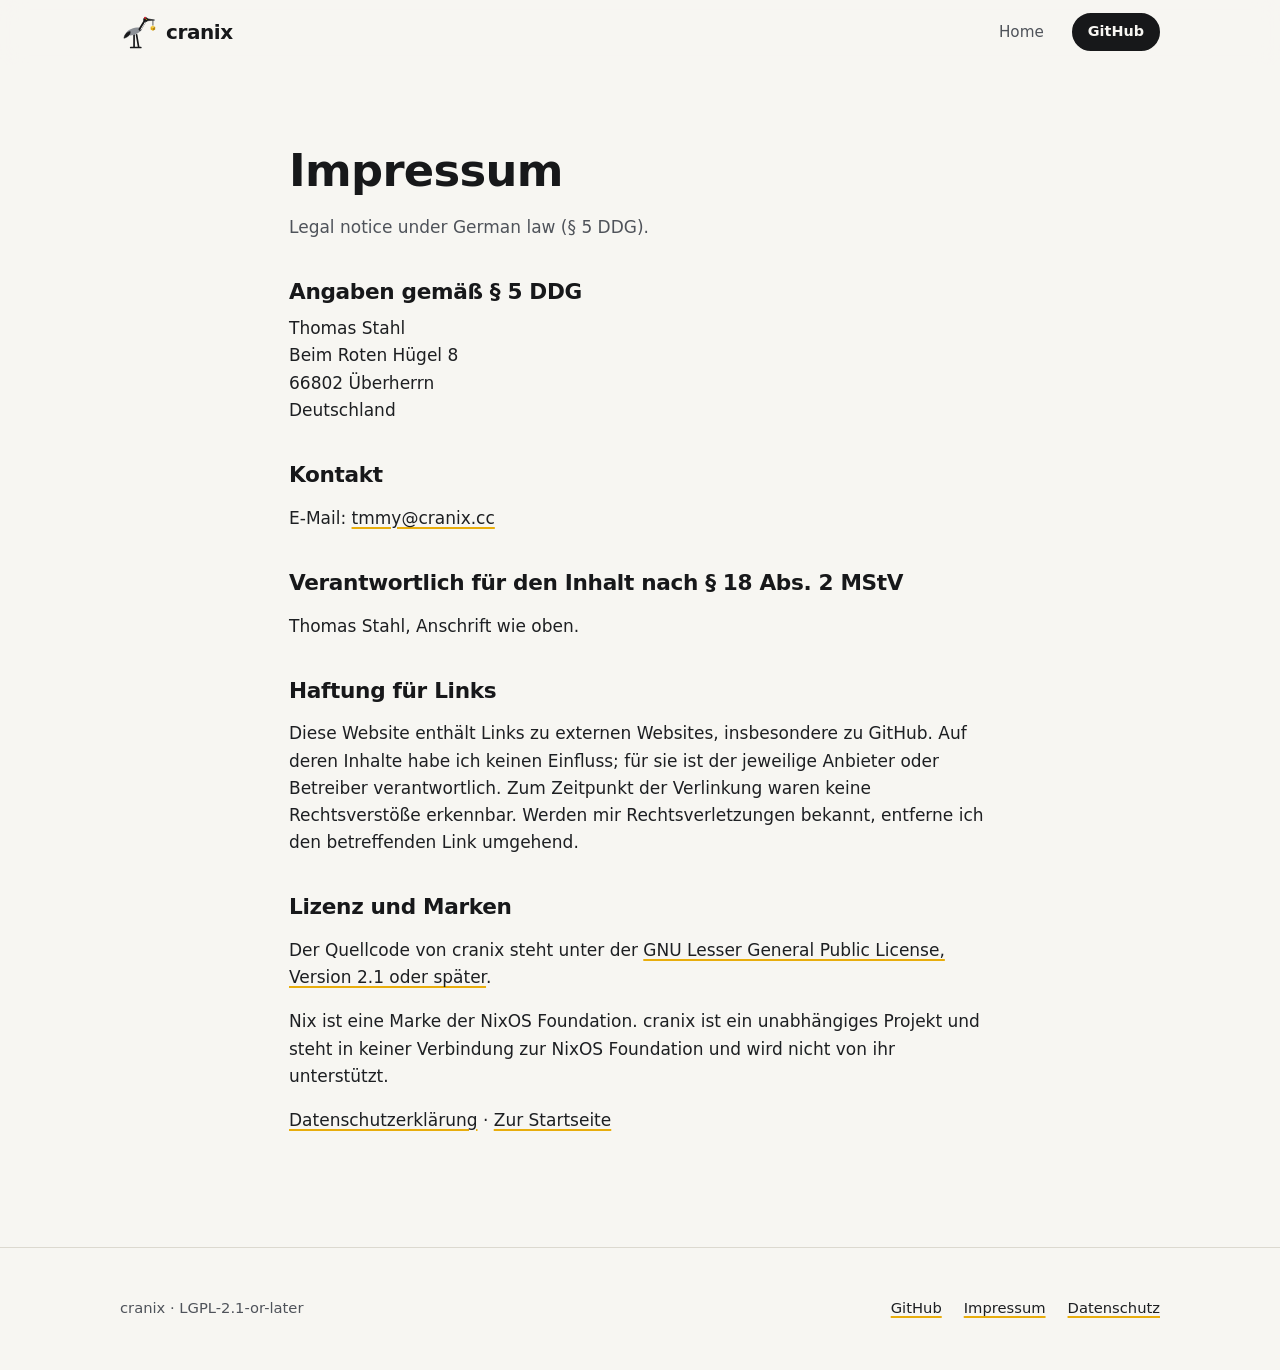
<file: site/imprint.html>
<!doctype html>
<html lang="de">
<head>
    <meta charset="utf-8">
    <meta name="viewport" content="width=device-width, initial-scale=1">
    <title>Impressum · cranix</title>
    <meta name="description" content="Impressum der Website des Open-Source-Projekts cranix.">
    <meta name="robots" content="noindex">
    <meta name="theme-color" content="#f7f6f2" media="(prefers-color-scheme: light)">
    <meta name="theme-color" content="#121315" media="(prefers-color-scheme: dark)">
    <link rel="canonical" href="https://cranix.cc/imprint">
    <link rel="icon" href="favicon.svg" type="image/svg+xml">
    <link rel="stylesheet" href="assets/style.css">
</head>
<body>
    <a class="skip-link" href="#main">Zum Inhalt springen</a>

    <header class="site-header">
        <div class="container site-header-inner">
            <a class="brand" href="./" aria-label="cranix, zur Startseite">
                <img class="logo" src="favicon.svg" alt="" width="36" height="36">
                cranix
            </a>
            <nav class="site-nav" aria-label="Hauptnavigation">
                <a href="./" hreflang="en">Home</a>
                <a class="button button-primary button-small" href="https://github.com/tmmy-cc/cranix">GitHub</a>
            </nav>
        </div>
    </header>

    <main id="main" class="container legal">
        <h1>Impressum</h1>
        <p class="lang-note" lang="en">Legal notice under German law (§ 5 DDG).</p>

        <h2>Angaben gemäß § 5 DDG</h2>
        <address>
            Thomas Stahl<br>
            Beim Roten Hügel 8<br>
            66802 Überherrn<br>
            Deutschland
        </address>

        <h2>Kontakt</h2>
        <p>E-Mail: <a href="mailto:tmmy@cranix.cc">tmmy@cranix.cc</a></p>

        <h2>Verantwortlich für den Inhalt nach § 18 Abs. 2 MStV</h2>
        <p>Thomas Stahl, Anschrift wie oben.</p>

        <h2>Haftung für Links</h2>
        <p>Diese Website enthält Links zu externen Websites, insbesondere zu GitHub. Auf deren Inhalte habe ich keinen Einfluss; für sie ist der jeweilige Anbieter oder Betreiber verantwortlich. Zum Zeitpunkt der Verlinkung waren keine Rechtsverstöße erkennbar. Werden mir Rechtsverletzungen bekannt, entferne ich den betreffenden Link umgehend.</p>

        <h2>Lizenz und Marken</h2>
        <p>Der Quellcode von cranix steht unter der <a href="https://github.com/tmmy-cc/cranix/blob/main/LICENSE">GNU Lesser General Public License, Version 2.1 oder später</a>.</p>
        <p>Nix ist eine Marke der NixOS Foundation. cranix ist ein unabhängiges Projekt und steht in keiner Verbindung zur NixOS Foundation und wird nicht von ihr unterstützt.</p>

        <p><a href="privacy.html">Datenschutzerklärung</a> · <a href="./" hreflang="en">Zur Startseite</a></p>
    </main>

    <footer class="site-footer">
        <div class="container footer-grid">
            <div>
                <p>cranix · LGPL-2.1-or-later</p>
            </div>
            <ul class="footer-links">
                <li><a href="https://github.com/tmmy-cc/cranix">GitHub</a></li>
                <li><a href="imprint.html" aria-current="page">Impressum</a></li>
                <li><a href="privacy.html">Datenschutz</a></li>
            </ul>
        </div>
    </footer>
</body>
</html>
</file>
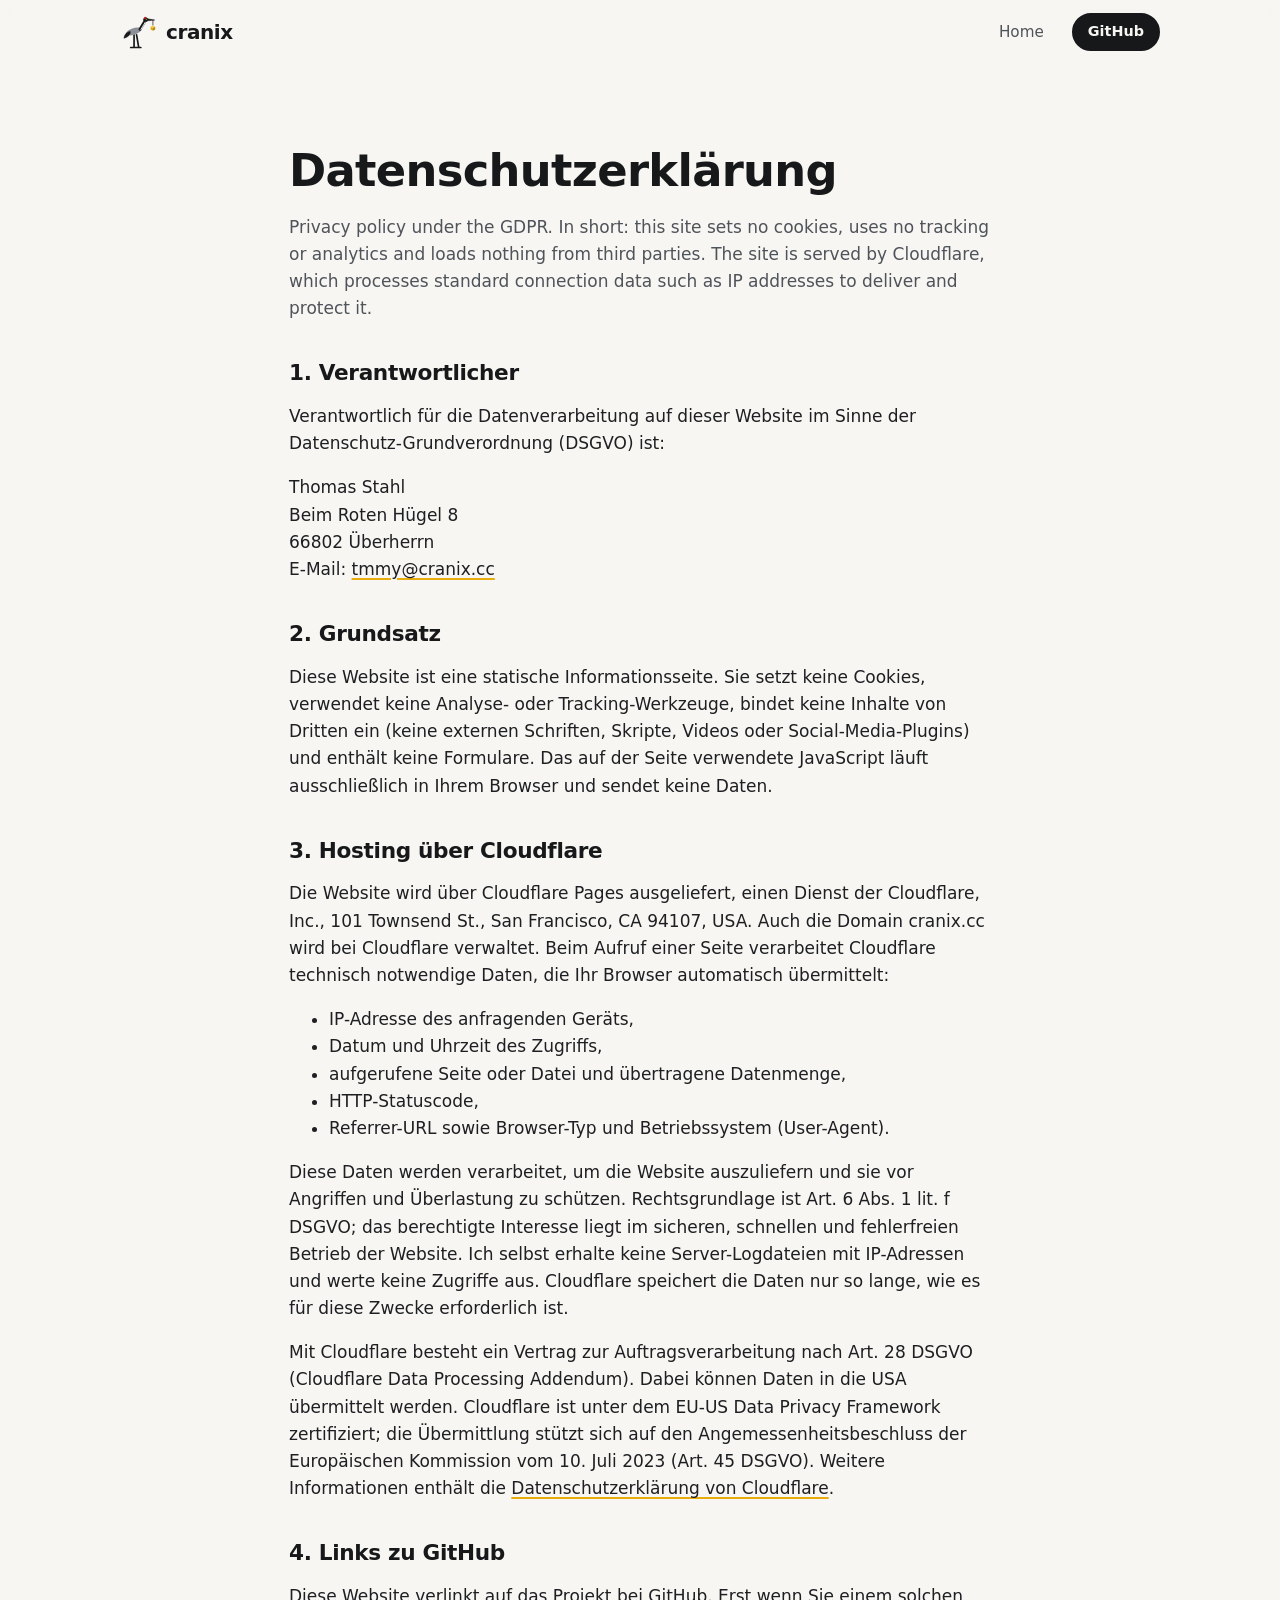
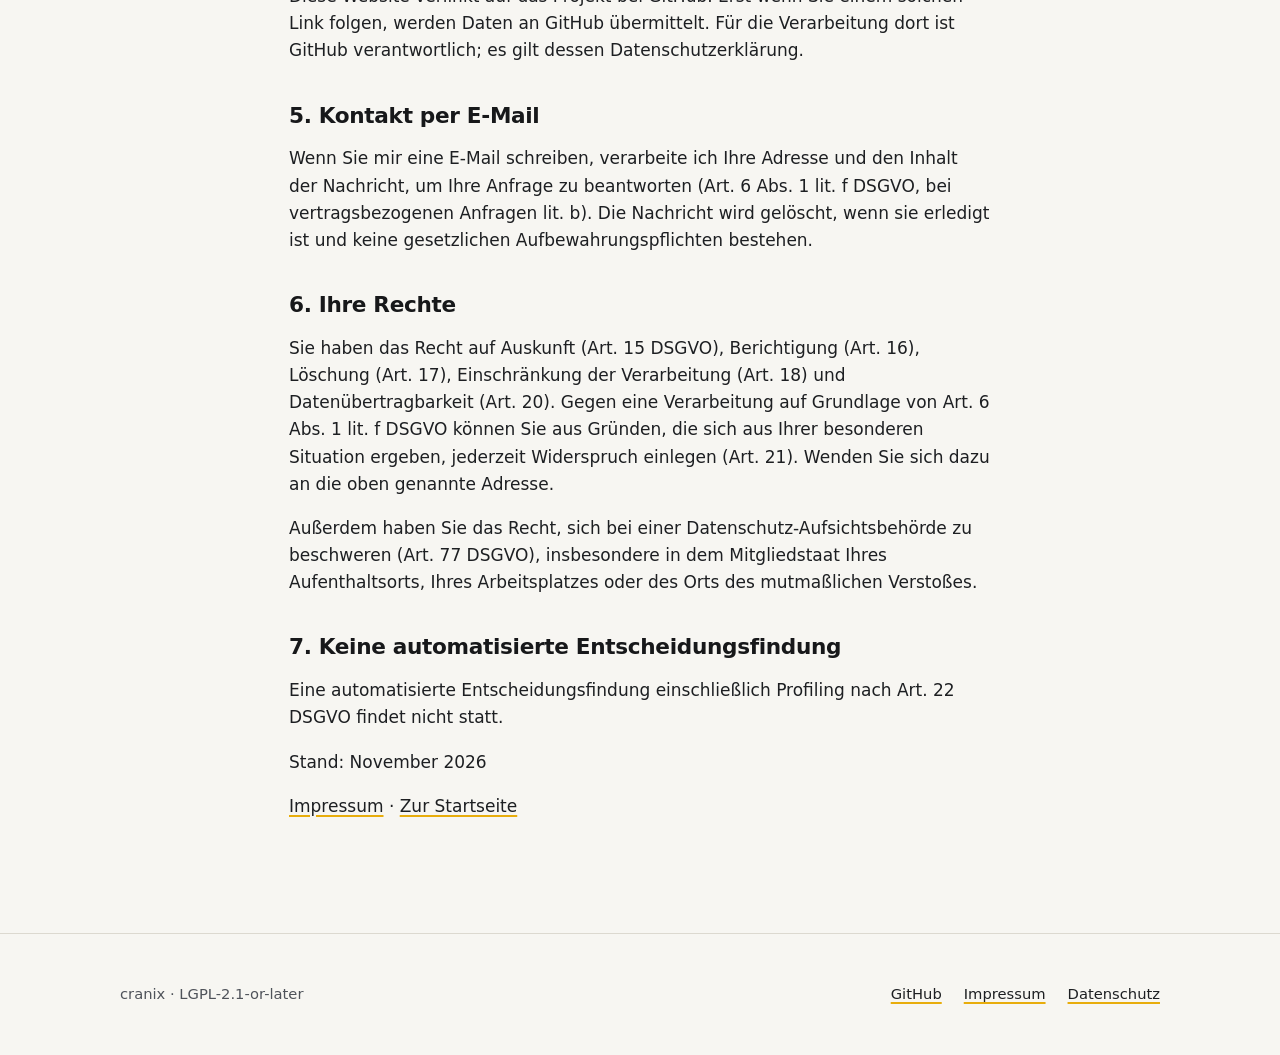
<file: site/privacy.html>
<!doctype html>
<html lang="de">
<head>
    <meta charset="utf-8">
    <meta name="viewport" content="width=device-width, initial-scale=1">
    <title>Datenschutz · cranix</title>
    <meta name="description" content="Datenschutzerklärung der Website des Open-Source-Projekts cranix.">
    <meta name="robots" content="noindex">
    <meta name="theme-color" content="#f7f6f2" media="(prefers-color-scheme: light)">
    <meta name="theme-color" content="#121315" media="(prefers-color-scheme: dark)">
    <link rel="canonical" href="https://cranix.cc/privacy">
    <link rel="icon" href="favicon.svg" type="image/svg+xml">
    <link rel="stylesheet" href="assets/style.css">
</head>
<body>
    <a class="skip-link" href="#main">Zum Inhalt springen</a>

    <header class="site-header">
        <div class="container site-header-inner">
            <a class="brand" href="./" aria-label="cranix, zur Startseite">
                <img class="logo" src="favicon.svg" alt="" width="36" height="36">
                cranix
            </a>
            <nav class="site-nav" aria-label="Hauptnavigation">
                <a href="./" hreflang="en">Home</a>
                <a class="button button-primary button-small" href="https://github.com/tmmy-cc/cranix">GitHub</a>
            </nav>
        </div>
    </header>

    <main id="main" class="container legal">
        <h1>Datenschutzerklärung</h1>
        <p class="lang-note" lang="en">Privacy policy under the GDPR. In short: this site sets no cookies, uses no tracking or analytics and loads nothing from third parties. The site is served by Cloudflare, which processes standard connection data such as IP addresses to deliver and protect it.</p>

        <h2>1. Verantwortlicher</h2>
        <p>Verantwortlich für die Datenverarbeitung auf dieser Website im Sinne der Datenschutz-Grundverordnung (DSGVO) ist:</p>
        <address>
            Thomas Stahl<br>
            Beim Roten Hügel 8<br>
            66802 Überherrn<br>
            E-Mail: <a href="mailto:tmmy@cranix.cc">tmmy@cranix.cc</a>
        </address>

        <h2>2. Grundsatz</h2>
        <p>Diese Website ist eine statische Informationsseite. Sie setzt keine Cookies, verwendet keine Analyse- oder Tracking-Werkzeuge, bindet keine Inhalte von Dritten ein (keine externen Schriften, Skripte, Videos oder Social-Media-Plugins) und enthält keine Formulare. Das auf der Seite verwendete JavaScript läuft ausschließlich in Ihrem Browser und sendet keine Daten.</p>

        <h2>3. Hosting über Cloudflare</h2>
        <p>Die Website wird über Cloudflare Pages ausgeliefert, einen Dienst der Cloudflare, Inc., 101 Townsend St., San Francisco, CA 94107, USA. Auch die Domain cranix.cc wird bei Cloudflare verwaltet. Beim Aufruf einer Seite verarbeitet Cloudflare technisch notwendige Daten, die Ihr Browser automatisch übermittelt:</p>
        <ul>
            <li>IP-Adresse des anfragenden Geräts,</li>
            <li>Datum und Uhrzeit des Zugriffs,</li>
            <li>aufgerufene Seite oder Datei und übertragene Datenmenge,</li>
            <li>HTTP-Statuscode,</li>
            <li>Referrer-URL sowie Browser-Typ und Betriebssystem (User-Agent).</li>
        </ul>
        <p>Diese Daten werden verarbeitet, um die Website auszuliefern und sie vor Angriffen und Überlastung zu schützen. Rechtsgrundlage ist Art. 6 Abs. 1 lit. f DSGVO; das berechtigte Interesse liegt im sicheren, schnellen und fehlerfreien Betrieb der Website. Ich selbst erhalte keine Server-Logdateien mit IP-Adressen und werte keine Zugriffe aus. Cloudflare speichert die Daten nur so lange, wie es für diese Zwecke erforderlich ist.</p>
        <p>Mit Cloudflare besteht ein Vertrag zur Auftragsverarbeitung nach Art. 28 DSGVO (Cloudflare Data Processing Addendum). Dabei können Daten in die USA übermittelt werden. Cloudflare ist unter dem EU-US Data Privacy Framework zertifiziert; die Übermittlung stützt sich auf den Angemessenheitsbeschluss der Europäischen Kommission vom 10. Juli 2023 (Art. 45 DSGVO). Weitere Informationen enthält die <a href="https://www.cloudflare.com/privacypolicy/">Datenschutzerklärung von Cloudflare</a>.</p>

        <h2>4. Links zu GitHub</h2>
        <p>Diese Website verlinkt auf das Projekt bei GitHub. Erst wenn Sie einem solchen Link folgen, werden Daten an GitHub übermittelt. Für die Verarbeitung dort ist GitHub verantwortlich; es gilt dessen Datenschutzerklärung.</p>

        <h2>5. Kontakt per E-Mail</h2>
        <p>Wenn Sie mir eine E-Mail schreiben, verarbeite ich Ihre Adresse und den Inhalt der Nachricht, um Ihre Anfrage zu beantworten (Art. 6 Abs. 1 lit. f DSGVO, bei vertragsbezogenen Anfragen lit. b). Die Nachricht wird gelöscht, wenn sie erledigt ist und keine gesetzlichen Aufbewahrungspflichten bestehen.</p>

        <h2>6. Ihre Rechte</h2>
        <p>Sie haben das Recht auf Auskunft (Art. 15 DSGVO), Berichtigung (Art. 16), Löschung (Art. 17), Einschränkung der Verarbeitung (Art. 18) und Datenübertragbarkeit (Art. 20). Gegen eine Verarbeitung auf Grundlage von Art. 6 Abs. 1 lit. f DSGVO können Sie aus Gründen, die sich aus Ihrer besonderen Situation ergeben, jederzeit Widerspruch einlegen (Art. 21). Wenden Sie sich dazu an die oben genannte Adresse.</p>
        <p>Außerdem haben Sie das Recht, sich bei einer Datenschutz-Aufsichtsbehörde zu beschweren (Art. 77 DSGVO), insbesondere in dem Mitgliedstaat Ihres Aufenthaltsorts, Ihres Arbeitsplatzes oder des Orts des mutmaßlichen Verstoßes.</p>

        <h2>7. Keine automatisierte Entscheidungsfindung</h2>
        <p>Eine automatisierte Entscheidungsfindung einschließlich Profiling nach Art. 22 DSGVO findet nicht statt.</p>

        <p>Stand: November 2026</p>

        <p><a href="imprint.html">Impressum</a> · <a href="./" hreflang="en">Zur Startseite</a></p>
    </main>

    <footer class="site-footer">
        <div class="container footer-grid">
            <div>
                <p>cranix · LGPL-2.1-or-later</p>
            </div>
            <ul class="footer-links">
                <li><a href="https://github.com/tmmy-cc/cranix">GitHub</a></li>
                <li><a href="imprint.html">Impressum</a></li>
                <li><a href="privacy.html" aria-current="page">Datenschutz</a></li>
            </ul>
        </div>
    </footer>
</body>
</html>
</file>
<file: site/assets/style.css>
/* cranix site: plain CSS, no build step. Colours follow the common crane. */

:root {
    --color-bg: #f7f6f2;
    --color-surface: #ffffff;
    --color-surface-alt: #efede6;
    --color-ink: #17181a;
    --color-text: #1d1f22;
    --color-muted: #4f535a;
    --color-line: #dcd9d0;
    --color-plumage: #8c9096;
    --color-stripe: #ffffff;
    --color-eye: #f2b705;
    --color-accent: #e8ad0c;
    --color-accent-soft: #f8e7b0;
    --color-accent-text: #7a5800;
    --color-crown: #c81e2c;
    --color-on-ink: #f7f6f2;
    --color-code-bg: #1b1d20;
    --color-code-text: #eeece6;
    --color-sky-top: #fbf6e6;
    --color-sky-bottom: #f7f6f2;
    --color-sun: #f6d667;

    --font-sans: system-ui, -apple-system, "Segoe UI", Roboto, "Helvetica Neue", Arial, sans-serif;
    --font-mono: ui-monospace, SFMono-Regular, Menlo, Consolas, "Liberation Mono", monospace;

    --shape-corner-small: 8px;
    --shape-corner-medium: 14px;
    --shape-corner-large: 22px;
    --elevation-1: 0 1px 2px rgba(23, 24, 26, 0.06), 0 2px 8px rgba(23, 24, 26, 0.05);
    --elevation-2: 0 6px 24px rgba(23, 24, 26, 0.12);

    --space-page: clamp(16px, 4vw, 40px);
    --width-content: 1120px;

    --motion-ease: cubic-bezier(0.22, 0.8, 0.24, 1);
    --motion-duration-short: 180ms;
    --motion-duration-medium: 420ms;
    --motion-duration-long: 900ms;

    color-scheme: light dark;
}

@media (prefers-color-scheme: dark) {
    :root {
        --color-bg: #121315;
        --color-surface: #1b1d20;
        --color-surface-alt: #202327;
        --color-ink: #eeece6;
        --color-text: #e6e4de;
        --color-muted: #a9adb3;
        --color-line: #2e3136;
        --color-plumage: #a7abb1;
        --color-stripe: #121315;
        --color-accent: #f2c230;
        --color-accent-soft: #3a3216;
        --color-accent-text: #f2c230;
        --color-crown: #e5434f;
        --color-on-ink: #121315;
        --color-code-bg: #0c0d0e;
        --color-sky-top: #1a1915;
        --color-sky-bottom: #121315;
        --color-sun: #6f5a17;
        --elevation-1: 0 1px 2px rgba(0, 0, 0, 0.4);
        --elevation-2: 0 8px 28px rgba(0, 0, 0, 0.5);
    }
}

*,
*::before,
*::after {
    box-sizing: border-box;
}

html {
    scroll-behavior: smooth;
    -webkit-text-size-adjust: 100%;
}

body {
    margin: 0;
    background: var(--color-bg);
    color: var(--color-text);
    font-family: var(--font-sans);
    font-size: 1.0625rem;
    line-height: 1.6;
    overflow-x: hidden;
}

img,
svg {
    display: block;
    max-width: 100%;
}

a {
    color: inherit;
    text-decoration-color: var(--color-accent);
    text-decoration-thickness: 2px;
    text-underline-offset: 3px;
    transition: color var(--motion-duration-short) ease, text-decoration-color var(--motion-duration-short) ease;
}

a:hover {
    text-decoration-color: var(--color-crown);
}

:focus-visible {
    outline: 3px solid var(--color-accent);
    outline-offset: 3px;
    border-radius: 4px;
}

code,
pre {
    font-family: var(--font-mono);
    font-size: 0.9em;
}

:not(pre) > code {
    padding: 0.1em 0.35em;
    border-radius: 5px;
    background: var(--color-surface-alt);
    overflow-wrap: anywhere;
}

h1,
h2,
h3 {
    color: var(--color-ink);
    line-height: 1.15;
    letter-spacing: -0.015em;
}

h2 {
    margin: 0 0 0.5em;
    font-size: clamp(1.75rem, 4.2vw, 2.6rem);
}

h3 {
    margin: 0 0 0.4em;
    font-size: 1.15rem;
}

.skip-link {
    position: absolute;
    left: 12px;
    top: -60px;
    z-index: 100;
    padding: 8px 14px;
    border-radius: var(--shape-corner-small);
    background: var(--color-ink);
    color: var(--color-on-ink);
}

.skip-link:focus {
    top: 12px;
}

.container {
    width: 100%;
    max-width: var(--width-content);
    margin: 0 auto;
    padding: 0 var(--space-page);
}

/* Logo: shared by header, footer and hero; colours follow the theme. */

.logo .ink {
    fill: var(--color-ink);
}

.logo .ink-line {
    stroke: var(--color-ink);
}

.logo .plumage {
    fill: var(--color-plumage);
}

.logo .stripe {
    stroke: var(--color-stripe);
}

.logo .crown {
    fill: var(--color-crown);
}

.logo .eye {
    fill: var(--color-eye);
}

/* Header */

.site-header {
    position: sticky;
    top: 0;
    z-index: 50;
    background: var(--color-bg);
    background: color-mix(in srgb, var(--color-bg) 82%, transparent);
    backdrop-filter: saturate(1.4) blur(12px);
    -webkit-backdrop-filter: saturate(1.4) blur(12px);
    border-bottom: 1px solid transparent;
    transition: border-color var(--motion-duration-medium) ease, box-shadow var(--motion-duration-medium) ease;
}

.site-header.is-scrolled {
    border-bottom-color: var(--color-line);
}

.site-header-inner {
    display: flex;
    align-items: center;
    justify-content: space-between;
    gap: 16px;
    min-height: 64px;
}

.brand {
    display: inline-flex;
    align-items: center;
    gap: 10px;
    color: var(--color-ink);
    font-weight: 700;
    font-size: 1.25rem;
    letter-spacing: -0.02em;
    text-decoration: none;
}

.brand .logo {
    width: 36px;
    height: 36px;
    transition: transform var(--motion-duration-medium) var(--motion-ease);
}

.brand:hover .logo {
    transform: rotate(-6deg) translateY(-2px);
}

.site-nav {
    display: flex;
    align-items: center;
    gap: clamp(10px, 2.4vw, 28px);
    font-size: 0.95rem;
}

.site-nav a {
    color: var(--color-muted);
    text-decoration: none;
}

.site-nav a:hover {
    color: var(--color-ink);
}

.site-nav .button-primary,
.site-nav .button-primary:hover {
    color: var(--color-on-ink);
}

.site-nav .nav-optional {
    display: none;
}

@media (min-width: 760px) {
    .site-nav .nav-optional {
        display: inline;
    }
}

/* Buttons */

.button {
    display: inline-flex;
    align-items: center;
    justify-content: center;
    gap: 10px;
    min-height: 48px;
    padding: 0 22px;
    border: 2px solid var(--color-ink);
    border-radius: 999px;
    font-weight: 600;
    text-decoration: none;
    transition: transform var(--motion-duration-short) var(--motion-ease), box-shadow var(--motion-duration-short) ease, background-color var(--motion-duration-short) ease;
}

.button svg {
    width: 20px;
    height: 20px;
    flex: none;
}

.button:hover {
    transform: translateY(-2px);
    box-shadow: var(--elevation-2);
}

.button:active {
    transform: translateY(0);
}

.button-primary {
    background: var(--color-ink);
    color: var(--color-on-ink);
}

.button-secondary {
    background: transparent;
    color: var(--color-ink);
}

.button-secondary:hover {
    background: var(--color-surface);
}

.button-small {
    min-height: 38px;
    padding: 0 14px;
    font-size: 0.9rem;
}

/* Hero */

.hero {
    position: relative;
    overflow: hidden;
    padding: clamp(48px, 10vw, 120px) 0 clamp(64px, 10vw, 120px);
    background: linear-gradient(180deg, var(--color-sky-top), var(--color-sky-bottom));
}

.hero-sky {
    position: absolute;
    inset: 0;
    pointer-events: none;
}

.parallax {
    will-change: transform;
    transform: translate3d(0, calc(var(--scroll, 0) * var(--depth, 0) * 1px), 0);
}

.hero-sun {
    position: absolute;
    right: 8%;
    top: 10%;
    width: clamp(160px, 28vw, 340px);
    aspect-ratio: 1;
    border-radius: 50%;
    background: radial-gradient(circle at 40% 40%, var(--color-sun), transparent 70%);
    opacity: 0.65;
}

.hero-cloud {
    position: absolute;
    height: 2px;
    border-radius: 2px;
    background: var(--color-line);
}

.hero-cloud-1 {
    left: 6%;
    top: 22%;
    width: 22%;
}

.hero-cloud-2 {
    left: 14%;
    top: 26%;
    width: 12%;
}

.hero-cloud-3 {
    right: 4%;
    top: 62%;
    width: 26%;
}

.hero-cloud-4 {
    right: 12%;
    top: 66%;
    width: 14%;
}

.hero-reeds {
    position: absolute;
    left: 0;
    right: 0;
    bottom: -2px;
    width: 100%;
    height: clamp(60px, 10vw, 110px);
    color: var(--color-line);
}

.flight {
    position: absolute;
    top: 18%;
    left: 0;
    width: clamp(120px, 18vw, 220px);
    animation: flight-across 32s linear infinite;
}

.flight-bob {
    animation: flight-bob 4.4s ease-in-out infinite;
}

.flight .wing {
    transform-box: fill-box;
    transform-origin: 30% 100%;
    animation: wing-beat 1.3s ease-in-out infinite;
}

.flight .wing-far {
    animation-delay: -0.08s;
}

.flight-flock-2 {
    top: 30%;
    width: clamp(70px, 10vw, 130px);
    opacity: 0.55;
    animation-duration: 44s;
    animation-delay: -18s;
}

.flight-flock-2 .wing {
    animation-duration: 1.45s;
}

@keyframes flight-across {
    from {
        transform: translate3d(-30vw, 0, 0);
    }

    to {
        transform: translate3d(115vw, -6vh, 0);
    }
}

@keyframes flight-bob {
    0%,
    100% {
        transform: translateY(0);
    }

    50% {
        transform: translateY(-10px);
    }
}

@keyframes wing-beat {
    0%,
    100% {
        transform: scaleY(1);
    }

    50% {
        transform: scaleY(-0.55);
    }
}

.hero-content {
    position: relative;
    display: grid;
    gap: 40px;
    align-items: center;
}

@media (min-width: 900px) {
    .hero-content {
        grid-template-columns: 1.25fr 0.75fr;
    }
}

.eyebrow {
    display: inline-flex;
    align-items: center;
    gap: 8px;
    margin: 0 0 18px;
    padding: 6px 12px;
    border: 1px solid var(--color-line);
    border-radius: 999px;
    background: var(--color-surface);
    color: var(--color-muted);
    font-size: 0.85rem;
    font-weight: 500;
}

.eyebrow-dot {
    width: 8px;
    height: 8px;
    border-radius: 50%;
    background: var(--color-crown);
}

.hero h1 {
    margin: 0 0 20px;
    font-size: clamp(2.3rem, 7.4vw, 4.4rem);
    font-weight: 800;
    letter-spacing: -0.04em;
}

.hero h1 abbr {
    text-decoration: none;
}

.hero h1 .highlight {
    background: linear-gradient(transparent 62%, var(--color-accent-soft) 62%);
}

.hero-lead {
    max-width: 38em;
    margin: 0 0 32px;
    color: var(--color-muted);
    font-size: clamp(1.08rem, 2.2vw, 1.3rem);
}

.hero-actions {
    display: flex;
    flex-wrap: wrap;
    gap: 12px;
}

.hero-mark {
    justify-self: center;
    width: min(320px, 70vw);
}

.hero-mark .logo {
    width: 100%;
    height: auto;
    filter: drop-shadow(0 18px 30px rgba(23, 24, 26, 0.12));
}

.hero-mark .load {
    transform-box: view-box;
    transform-origin: 58.5px 11px;
    animation: load-sway 5s ease-in-out infinite;
}

@keyframes load-sway {
    0%,
    100% {
        transform: rotate(4deg);
    }

    50% {
        transform: rotate(-4deg);
    }
}

/* Load-in motion for the hero */

.js .hero-intro > * {
    opacity: 0;
    transform: translateY(18px);
    animation: rise-in var(--motion-duration-long) var(--motion-ease) forwards;
}

.js .hero-intro > :nth-child(2) {
    animation-delay: 90ms;
}

.js .hero-intro > :nth-child(3) {
    animation-delay: 180ms;
}

.js .hero-intro > :nth-child(4) {
    animation-delay: 270ms;
}

.js .hero-mark {
    opacity: 0;
    animation: mark-in 1.2s var(--motion-ease) 200ms forwards;
}

@keyframes rise-in {
    to {
        opacity: 1;
        transform: none;
    }
}

@keyframes mark-in {
    from {
        opacity: 0;
        transform: translateY(30px) scale(0.94);
    }

    to {
        opacity: 1;
        transform: none;
    }
}

/* Sections */

.section {
    padding: clamp(64px, 10vw, 112px) 0;
}

.section-alt {
    background: var(--color-surface-alt);
}

.section-header {
    max-width: 44em;
    margin-bottom: clamp(32px, 5vw, 52px);
}

.section-kicker {
    margin: 0 0 10px;
    color: var(--color-accent-text);
    font-size: 0.85rem;
    font-weight: 700;
    letter-spacing: 0.12em;
    text-transform: uppercase;
}

.section-header p {
    margin: 0;
    color: var(--color-muted);
}

/* Stats */

.stats {
    display: grid;
    grid-template-columns: 1fr;
    gap: 16px;
    margin: 0;
    padding: 0;
    list-style: none;
}

@media (min-width: 560px) {
    .stats {
        grid-template-columns: repeat(2, 1fr);
    }
}

@media (min-width: 1000px) {
    .stats {
        grid-template-columns: repeat(4, 1fr);
    }
}

.stat {
    padding: 22px 24px;
    border: 1px solid var(--color-line);
    border-radius: var(--shape-corner-medium);
    background: var(--color-surface);
}

.stat-value {
    display: block;
    color: var(--color-ink);
    font-size: clamp(1.9rem, 4vw, 2.4rem);
    font-weight: 800;
    letter-spacing: -0.03em;
    line-height: 1.1;
}

.stat-label {
    display: block;
    margin-top: 6px;
    color: var(--color-muted);
    font-size: 0.95rem;
}

/* Name */

.name-grid {
    display: grid;
    gap: 20px;
}

@media (min-width: 760px) {
    .name-grid {
        grid-template-columns: 1fr 1fr;
    }
}

.name-card {
    position: relative;
    padding: 28px;
    border-radius: var(--shape-corner-large);
    background: var(--color-surface);
    box-shadow: var(--elevation-1);
}

.name-card-letters {
    display: block;
    margin-bottom: 10px;
    color: var(--color-accent-text);
    font-family: var(--font-mono);
    font-size: 0.95rem;
    font-weight: 700;
}

.ipa {
    font-family: "Charis SIL", "Doulos SIL", "Gentium Plus", "Times New Roman", serif;
    font-weight: 400;
    white-space: nowrap;
}

.name-card h3 .ipa {
    color: var(--color-muted);
}

.name-card p {
    margin: 0;
    color: var(--color-muted);
}

/* Design */

.design-grid {
    display: grid;
    gap: 20px;
}

@media (min-width: 900px) {
    .design-grid {
        grid-template-columns: repeat(3, 1fr);
    }
}

.design-card {
    position: relative;
    overflow: hidden;
    padding: 32px 28px 28px;
    border-radius: var(--shape-corner-small);
    background: var(--color-surface);
    box-shadow: var(--elevation-1);
}

/* A straight bar clipped by the rounded corners. A top border would taper
   down the sides into the corner radius. */
.design-card::before {
    content: "";
    position: absolute;
    inset: 0 0 auto;
    height: 4px;
    background: var(--color-ink);
}

.design-card p {
    margin: 0;
    color: var(--color-muted);
}

/* Features */

.feature-groups {
    display: grid;
    gap: 44px;
}

.feature-group-title {
    display: flex;
    align-items: center;
    gap: 10px;
    margin: 0 0 18px;
    font-size: 1.05rem;
}

.features {
    display: grid;
    grid-template-columns: repeat(auto-fill, minmax(min(100%, 250px), 1fr));
    gap: 16px;
    margin: 0;
    padding: 0;
    list-style: none;
}

.feature {
    position: relative;
    display: flex;
    flex-direction: column;
    gap: 6px;
    padding: 22px;
    border: 1px solid var(--color-line);
    border-radius: var(--shape-corner-medium);
    background: var(--color-surface);
    transition: transform var(--motion-duration-medium) var(--motion-ease), box-shadow var(--motion-duration-medium) ease, border-color var(--motion-duration-medium) ease;
}

.feature:hover {
    transform: translateY(-4px);
    border-color: var(--color-accent);
    box-shadow: var(--elevation-2);
}

.feature h3 {
    margin: 0;
}

.feature p {
    margin: 0;
    color: var(--color-muted);
    font-size: 0.97rem;
}

.feature-icon {
    width: 36px;
    height: 36px;
    margin-bottom: 8px;
    color: var(--color-ink);
}

.feature-icon .accent {
    color: var(--color-accent);
}

.feature-planned {
    border-style: dashed;
    border-color: color-mix(in srgb, var(--color-muted) 55%, transparent);
    background: transparent;
}

.status {
    display: inline-flex;
    align-items: center;
    gap: 6px;
    padding: 2px 10px;
    border-radius: 999px;
    font-size: 0.78rem;
    font-weight: 700;
    letter-spacing: 0.02em;
}

.status::before {
    content: "";
    width: 7px;
    height: 7px;
    border-radius: 50%;
    background: currentColor;
}

.status-available {
    background: var(--color-ink);
    color: var(--color-on-ink);
}

.status-planned {
    border: 1px dashed var(--color-muted);
    color: var(--color-muted);
}

/* Performance */

.table-wrap {
    overflow-x: auto;
    border: 1px solid var(--color-line);
    border-radius: var(--shape-corner-medium);
    background: var(--color-surface);
}

.perf-table {
    width: 100%;
    min-width: 520px;
    border-collapse: collapse;
    font-variant-numeric: tabular-nums;
}

.perf-table caption {
    padding: 14px 18px;
    color: var(--color-muted);
    font-size: 0.9rem;
    text-align: left;
    caption-side: bottom;
    border-top: 1px solid var(--color-line);
}

.perf-table th,
.perf-table td {
    padding: 14px 18px;
    text-align: right;
    border-bottom: 1px solid var(--color-line);
}

.perf-table th:first-child,
.perf-table td:first-child {
    text-align: left;
}

.perf-table code {
    white-space: nowrap;
}

.perf-table thead th {
    color: var(--color-muted);
    font-size: 0.85rem;
    font-weight: 600;
}

.perf-table tbody tr:last-child td {
    border-bottom: 0;
}

.perf-table .ours {
    color: var(--color-ink);
    font-weight: 700;
}

.bar {
    position: relative;
    display: block;
    height: 6px;
    margin-top: 6px;
    border-radius: 3px;
    background: var(--color-surface-alt);
    overflow: hidden;
}

.bar span {
    position: absolute;
    inset: 0 auto 0 0;
    width: var(--value);
    border-radius: 3px;
    background: var(--color-plumage);
    transform-origin: left;
    transition: transform 1.2s var(--motion-ease) 200ms;
}

.bar-ours span {
    background: var(--color-accent);
}

.js .reveal:not(.is-visible) .bar span {
    transform: scaleX(0);
}

.perf-notes {
    display: grid;
    gap: 16px;
    margin-top: 28px;
}

@media (min-width: 760px) {
    .perf-notes {
        grid-template-columns: 1fr 1fr;
    }
}

.perf-notes p {
    margin: 0;
    color: var(--color-muted);
}

/* Install */

.steps {
    display: grid;
    gap: 20px;
    grid-template-columns: minmax(0, 1fr);
    margin: 0;
    padding: 0;
    list-style: none;
    counter-reset: step;
}

.step {
    display: grid;
    grid-template-columns: minmax(0, 1fr);
    min-width: 0;
    gap: 10px;
    counter-increment: step;
}

.step-title {
    display: flex;
    align-items: center;
    gap: 12px;
    margin: 0;
    font-size: 1.05rem;
}

.step-title::before {
    content: counter(step);
    display: inline-grid;
    place-items: center;
    width: 30px;
    height: 30px;
    flex: none;
    border-radius: 50%;
    background: var(--color-accent);
    color: #17181a;
    font-size: 0.9rem;
    font-weight: 800;
}

.code-block {
    position: relative;
    border-radius: var(--shape-corner-medium);
    background: var(--color-code-bg);
    color: var(--color-code-text);
}

.code-block pre {
    margin: 0;
    padding: 18px 20px;
    padding-right: 92px;
    overflow-x: auto;
    line-height: 1.55;
}

.code-block .prompt {
    color: #f2c230;
    user-select: none;
}

.code-block .comment {
    color: #9da1a8;
}

.copy-button {
    position: absolute;
    top: 10px;
    right: 10px;
    min-width: 66px;
    padding: 6px 10px;
    border: 1px solid #3a3d42;
    border-radius: var(--shape-corner-small);
    background: #26292d;
    color: #eeece6;
    font: inherit;
    font-size: 0.8rem;
    cursor: pointer;
    transition: background-color var(--motion-duration-short) ease, border-color var(--motion-duration-short) ease;
}

.copy-button:hover {
    border-color: #f2c230;
}

.copy-button.is-copied {
    background: #f2c230;
    color: #17181a;
}

.commands {
    margin-top: 32px;
    color: var(--color-muted);
}

.commands code {
    white-space: nowrap;
}

/* Call to action */

.cta {
    position: relative;
    overflow: hidden;
    padding: clamp(36px, 6vw, 64px);
    border-radius: var(--shape-corner-large);
    background: var(--color-ink);
    color: var(--color-on-ink);
}

.cta h2 {
    color: var(--color-on-ink);
}

.cta p {
    max-width: 36em;
    margin: 0 0 28px;
    opacity: 0.85;
}

.cta .button-primary {
    border-color: var(--color-accent);
    background: var(--color-accent);
    color: #17181a;
}

.cta .button-secondary {
    border-color: var(--color-on-ink);
    color: var(--color-on-ink);
}

.cta .button-secondary:hover {
    background: transparent;
}

.cta-crown {
    position: absolute;
    right: -40px;
    top: -40px;
    width: 160px;
    height: 160px;
    border-radius: 50%;
    background: var(--color-crown);
    opacity: 0.9;
}

/* Footer */

.site-footer {
    padding: 48px 0 40px;
    border-top: 1px solid var(--color-line);
    color: var(--color-muted);
    font-size: 0.92rem;
}

.footer-grid {
    display: grid;
    gap: 24px;
}

@media (min-width: 760px) {
    .footer-grid {
        grid-template-columns: 1.4fr 1fr;
        align-items: start;
    }
}

.footer-grid p {
    margin: 0 0 10px;
}

.footer-links {
    display: flex;
    flex-wrap: wrap;
    gap: 8px 22px;
    margin: 0;
    padding: 0;
    list-style: none;
}

@media (min-width: 760px) {
    .footer-links {
        justify-content: flex-end;
    }
}

.footer-links a {
    color: var(--color-text);
}

/* Legal pages */

.legal {
    max-width: 46em;
    padding-top: clamp(40px, 7vw, 80px);
    padding-bottom: clamp(56px, 8vw, 96px);
}

.legal h1 {
    margin: 0 0 8px;
    font-size: clamp(2rem, 6vw, 2.8rem);
}

.legal h2 {
    margin-top: 1.8em;
    font-size: 1.35rem;
}

.legal address {
    font-style: normal;
}

.legal .lang-note {
    color: var(--color-muted);
}

.placeholder {
    padding: 0 0.3em;
    border: 1px dashed var(--color-crown);
    border-radius: 4px;
    color: var(--color-crown);
    font-weight: 600;
}

.notice {
    margin: 24px 0;
    padding: 14px 18px;
    border-left: 4px solid var(--color-crown);
    border-radius: var(--shape-corner-small);
    background: var(--color-surface);
}

/* Scroll reveal. Only hidden when the script is running. */

.js .reveal {
    opacity: 0;
    transform: translateY(28px);
    transition: opacity var(--motion-duration-long) var(--motion-ease), transform var(--motion-duration-long) var(--motion-ease);
    transition-delay: var(--reveal-delay, 0ms);
}

.js .reveal.is-visible {
    opacity: 1;
    transform: none;
}

@media (prefers-reduced-motion: reduce) {
    html {
        scroll-behavior: auto;
    }

    *,
    *::before,
    *::after {
        animation-duration: 1ms !important;
        animation-iteration-count: 1 !important;
        animation-delay: 0ms !important;
        transition-duration: 1ms !important;
        transition-delay: 0ms !important;
    }

    .parallax {
        transform: none;
    }

    .flight {
        animation: none;
        transform: translate3d(58vw, 0, 0);
    }

    .flight-flock-2 {
        display: none;
    }

    .flight .wing,
    .flight-bob,
    .hero-mark .load {
        animation: none;
    }

    .js .reveal,
    .js .hero-intro > *,
    .js .hero-mark {
        opacity: 1;
        transform: none;
    }
}
</file>
